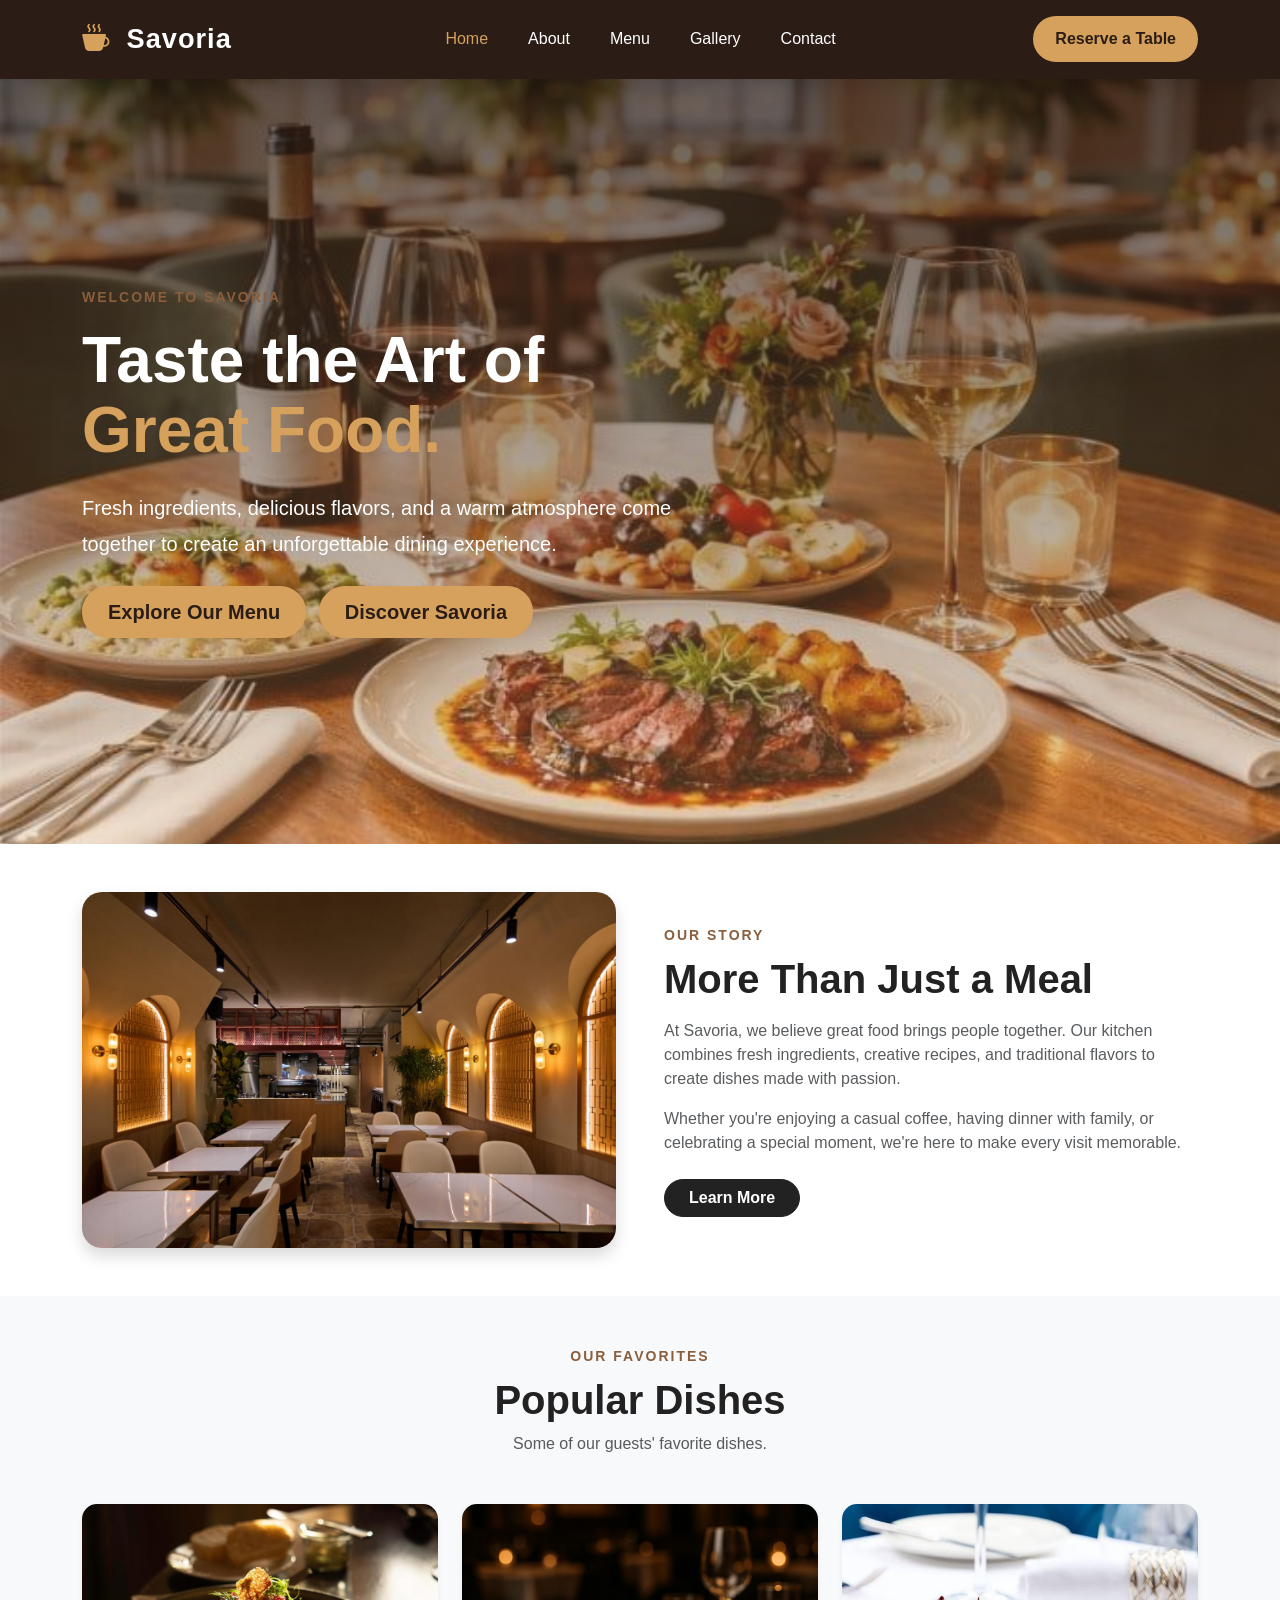
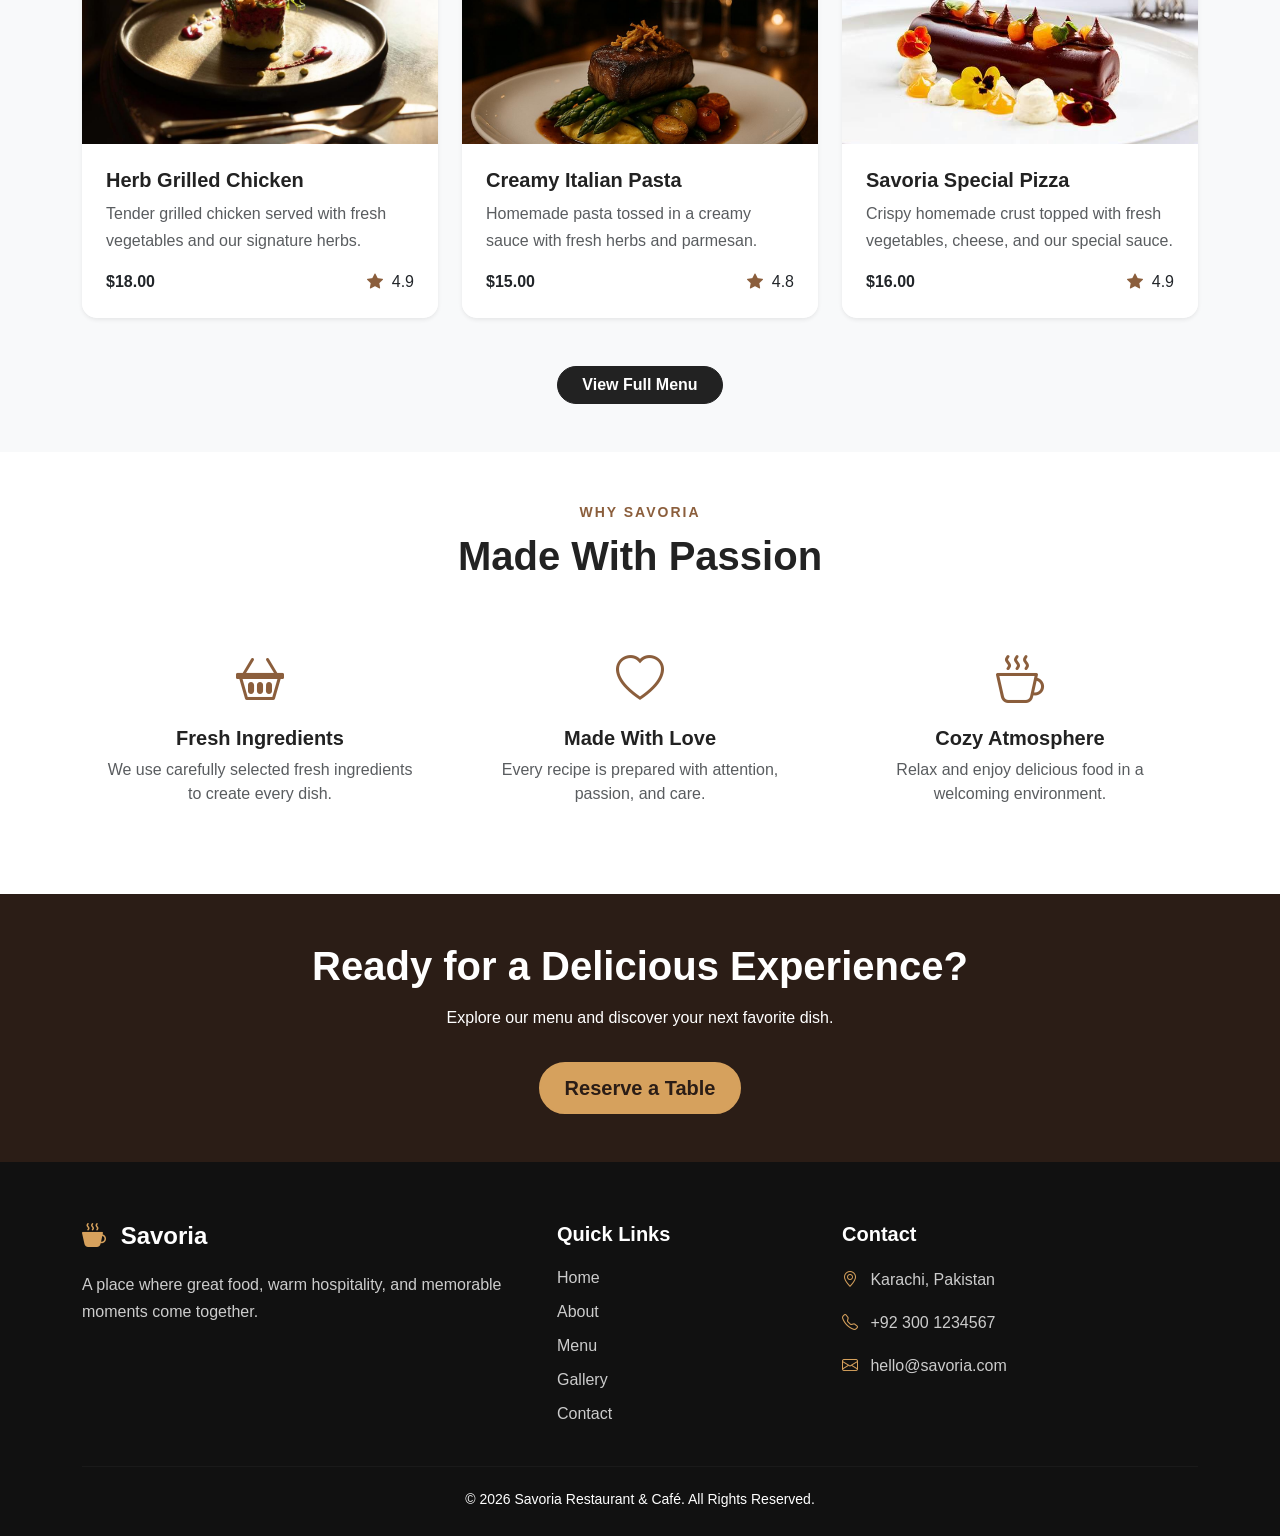
<file: index.html>
<!DOCTYPE html>
<html lang="en">
<head>
    <meta charset="UTF-8">
    <meta name="viewport" content="width=device-width, initial-scale=1.0">

    <title>Savoria | Restaurant & Café</title>

    <!-- Bootstrap 5 CSS -->
    <link href="https://cdn.jsdelivr.net/npm/bootstrap@5.3.3/dist/css/bootstrap.min.css"
          rel="stylesheet">

    <!-- Bootstrap Icons -->
    <link rel="stylesheet"
          href="https://cdn.jsdelivr.net/npm/bootstrap-icons@1.11.3/font/bootstrap-icons.min.css">

    <!-- Custom CSS -->
    <link rel="stylesheet" href="css/style.css">
</head>

<body>

   <!-- ================= NAVBAR ================= -->
<nav class="navbar navbar-expand-lg navbar-dark custom-navbar sticky-top">
    <div class="container">

        <!-- Logo -->
        <a class="navbar-brand" href="index.html">
            <span class="brand-icon">
                <i class="bi bi-cup-hot-fill"></i>
            </span>
            Savoria
        </a>

        <!-- Mobile Toggle -->
        <button class="navbar-toggler"
                type="button"
                data-bs-toggle="collapse"
                data-bs-target="#mainNavbar"
                aria-controls="mainNavbar"
                aria-expanded="false"
                aria-label="Toggle navigation">

            <span class="navbar-toggler-icon"></span>

        </button>

        <!-- Navigation -->
        <div class="collapse navbar-collapse" id="mainNavbar">

            <ul class="navbar-nav mx-auto">

                <li class="nav-item">
                    <a class="nav-link active" href="index.html">
                        Home
                    </a>
                </li>

                <li class="nav-item">
                    <a class="nav-link" href="about.html">
                        About
                    </a>
                </li>

                <li class="nav-item">
                    <a class="nav-link" href="menu.html">
                        Menu
                    </a>
                </li>

                <li class="nav-item">
                    <a class="nav-link" href="gallery.html">
                        Gallery
                    </a>
                </li>

                <li class="nav-item">
                    <a class="nav-link" href="contact.html">
                        Contact
                    </a>
                </li>

            </ul>

            <div class="navbar-button">
                <a href="contact.html" class="btn reserve-btn">
                    Reserve a Table
                </a>
            </div>

        </div>

    </div>
</nav>


    <!-- ================= HERO ================= -->
    <section class="hero-section">

        <div class="container">

            <div class="row align-items-center min-vh-75">

                <div class="col-lg-7">

                    <span class="text-uppercase fw-semibold hero-subtitle">
                        Welcome to Savoria
                    </span>

                    <h1 class="display-3 fw-bold mt-3">
                        Taste the Art of
                        <span>Great Food.</span>
                    </h1>

                    <p class="lead mt-4">
                        Fresh ingredients, delicious flavors, and a warm
                        atmosphere come together to create an unforgettable
                        dining experience.
                    </p>

                    <div class="mt-4">

                        <a href="menu.html"
                           class="btn reserve-btn btn-lg px-4 me-2">
                            Explore Our Menu
                        </a>

                        <a href="about.html"
                           class="btn reserve-btn  btn-lg px-4">
                            Discover Savoria
                        </a>

                    </div>

                </div>

            </div>

        </div>

    </section>


    <!-- ================= INTRODUCTION ================= -->
    <section class="py-5">

        <div class="container">

            <div class="row align-items-center g-5">

                <div class="col-lg-6">

                    <img src="images/about.jpg"
                         alt="Savoria Restaurant"
                         class="img-fluid rounded-4 shadow">

                </div>

                <div class="col-lg-6">

                    <span class="text-uppercase fw-semibold">
                        Our Story
                    </span>

                    <h2 class="display-6 fw-bold mt-2">
                        More Than Just a Meal
                    </h2>

                    <p class="text-muted mt-3">
                        At Savoria, we believe great food brings people
                        together. Our kitchen combines fresh ingredients,
                        creative recipes, and traditional flavors to create
                        dishes made with passion.
                    </p>

                    <p class="text-muted">
                        Whether you're enjoying a casual coffee, having
                        dinner with family, or celebrating a special moment,
                        we're here to make every visit memorable.
                    </p>

                    <a href="about.html"
                       class="btn btn-dark px-4 mt-2">
                        Learn More
                    </a>

                </div>

            </div>

        </div>

    </section>


    <!-- ================= FEATURED DISHES ================= -->
    <section class="py-5 bg-light">

        <div class="container">

            <div class="text-center mb-5">

                <span class="text-uppercase fw-semibold">
                    Our Favorites
                </span>

                <h2 class="display-6 fw-bold mt-2">
                    Popular Dishes
                </h2>

                <p class="text-muted">
                    Some of our guests' favorite dishes.
                </p>

            </div>


            <div class="row g-4">

                <!-- Dish 1 -->
                <div class="col-md-6 col-lg-4">

                    <div class="card border-0 shadow-sm h-100">

                        <img src="images/food1.jpg"
                             class="card-img-top"
                             alt="Grilled Chicken">

                        <div class="card-body p-4">

                            <h5 class="card-title fw-bold">
                                Herb Grilled Chicken
                            </h5>

                            <p class="card-text text-muted">
                                Tender grilled chicken served with fresh
                                vegetables and our signature herbs.
                            </p>

                            <div class="d-flex justify-content-between
                                        align-items-center">

                                <span class="fw-bold">
                                    $18.00
                                </span>

                                <span>
                                    <i class="bi bi-star-fill"></i>
                                    4.9
                                </span>

                            </div>

                        </div>

                    </div>

                </div>


                <!-- Dish 2 -->
                <div class="col-md-6 col-lg-4">

                    <div class="card border-0 shadow-sm h-100">

                        <img src="images/food2.jpg"
                             class="card-img-top"
                             alt="Italian Pasta">

                        <div class="card-body p-4">

                            <h5 class="card-title fw-bold">
                                Creamy Italian Pasta
                            </h5>

                            <p class="card-text text-muted">
                                Homemade pasta tossed in a creamy sauce
                                with fresh herbs and parmesan.
                            </p>

                            <div class="d-flex justify-content-between
                                        align-items-center">

                                <span class="fw-bold">
                                    $15.00
                                </span>

                                <span>
                                    <i class="bi bi-star-fill"></i>
                                    4.8
                                </span>

                            </div>

                        </div>

                    </div>

                </div>


                <!-- Dish 3 -->
                <div class="col-md-6 col-lg-4">

                    <div class="card border-0 shadow-sm h-100">

                        <img src="images/food3.jpg"
                             class="card-img-top"
                             alt="Special Pizza">

                        <div class="card-body p-4">

                            <h5 class="card-title fw-bold">
                                Savoria Special Pizza
                            </h5>

                            <p class="card-text text-muted">
                                Crispy homemade crust topped with fresh
                                vegetables, cheese, and our special sauce.
                            </p>

                            <div class="d-flex justify-content-between
                                        align-items-center">

                                <span class="fw-bold">
                                    $16.00
                                </span>

                                <span>
                                    <i class="bi bi-star-fill"></i>
                                    4.9
                                </span>

                            </div>

                        </div>

                    </div>

                </div>

            </div>


            <div class="text-center mt-5">

                <a href="menu.html"
                   class="btn btn-dark px-4">
                    View Full Menu
                </a>

            </div>

        </div>

    </section>


    <!-- ================= WHY CHOOSE US ================= -->
    <section class="py-5">

        <div class="container">

            <div class="text-center mb-5">

                <span class="text-uppercase fw-semibold">
                    Why Savoria
                </span>

                <h2 class="display-6 fw-bold mt-2">
                    Made With Passion
                </h2>

            </div>


            <div class="row g-4 text-center">

                <div class="col-md-4">

                    <div class="p-4">

                        <i class="bi bi-basket2 display-5"></i>

                        <h5 class="fw-bold mt-3">
                            Fresh Ingredients
                        </h5>

                        <p class="text-muted">
                            We use carefully selected fresh ingredients
                            to create every dish.
                        </p>

                    </div>

                </div>


                <div class="col-md-4">

                    <div class="p-4">

                        <i class="bi bi-heart display-5"></i>

                        <h5 class="fw-bold mt-3">
                            Made With Love
                        </h5>

                        <p class="text-muted">
                            Every recipe is prepared with attention,
                            passion, and care.
                        </p>

                    </div>

                </div>


                <div class="col-md-4">

                    <div class="p-4">

                        <i class="bi bi-cup-hot display-5"></i>

                        <h5 class="fw-bold mt-3">
                            Cozy Atmosphere
                        </h5>

                        <p class="text-muted">
                            Relax and enjoy delicious food in a welcoming
                            environment.
                        </p>

                    </div>

                </div>

            </div>

        </div>

    </section>


    <!-- ================= CTA ================= -->
    <section class="py-5 cta ">

        <div class="container text-center">

            <h2 class="display-6 fw-bold">
                Ready for a Delicious Experience?
            </h2>

            <p class="mt-3">
                Explore our menu and discover your next favorite dish.
            </p>

            <a href="contact.html"
               class="btn reserve-btn btn-lg px-4 mt-3">
                Reserve a Table
            </a>

        </div>

    </section>


    <!-- ================= FOOTER ================= -->
<footer class="footer">

    <div class="container">

        <div class="row g-4">

            <div class="col-lg-5">

                <h4>
                    <i class="bi bi-cup-hot-fill"></i>
                    Savoria
                </h4>

                <p>
                    A place where great food, warm hospitality,
                    and memorable moments come together.
                </p>

            </div>

            <div class="col-md-4 col-lg-3">

                <h5>
                    Quick Links
                </h5>

                <a href="index.html">Home</a>
                <a href="about.html">About</a>
                <a href="menu.html">Menu</a>
                <a href="gallery.html">Gallery</a>
                <a href="contact.html">Contact</a>

            </div>

            <div class="col-md-8 col-lg-4">

                <h5>
                    Contact
                </h5>

                <p>
                    <i class="bi bi-geo-alt me-2"></i>
                    Karachi, Pakistan
                </p>

                <p>
                    <i class="bi bi-telephone me-2"></i>
                    +92 300 1234567
                </p>

                <p>
                    <i class="bi bi-envelope me-2"></i>
                    hello@savoria.com
                </p>

            </div>

        </div>

        <hr>

        <div class="text-center">
            <small>
                © 2026 Savoria Restaurant & Café. All Rights Reserved.
            </small>
        </div>

    </div>

</footer>

    <!-- Bootstrap 5 JavaScript -->
    <script src="https://cdn.jsdelivr.net/npm/bootstrap@5.3.3/dist/js/bootstrap.bundle.min.js"></script>

    <!-- Custom JavaScript -->
    <script src="js/script.js"></script>

</body>
</html>
</file>
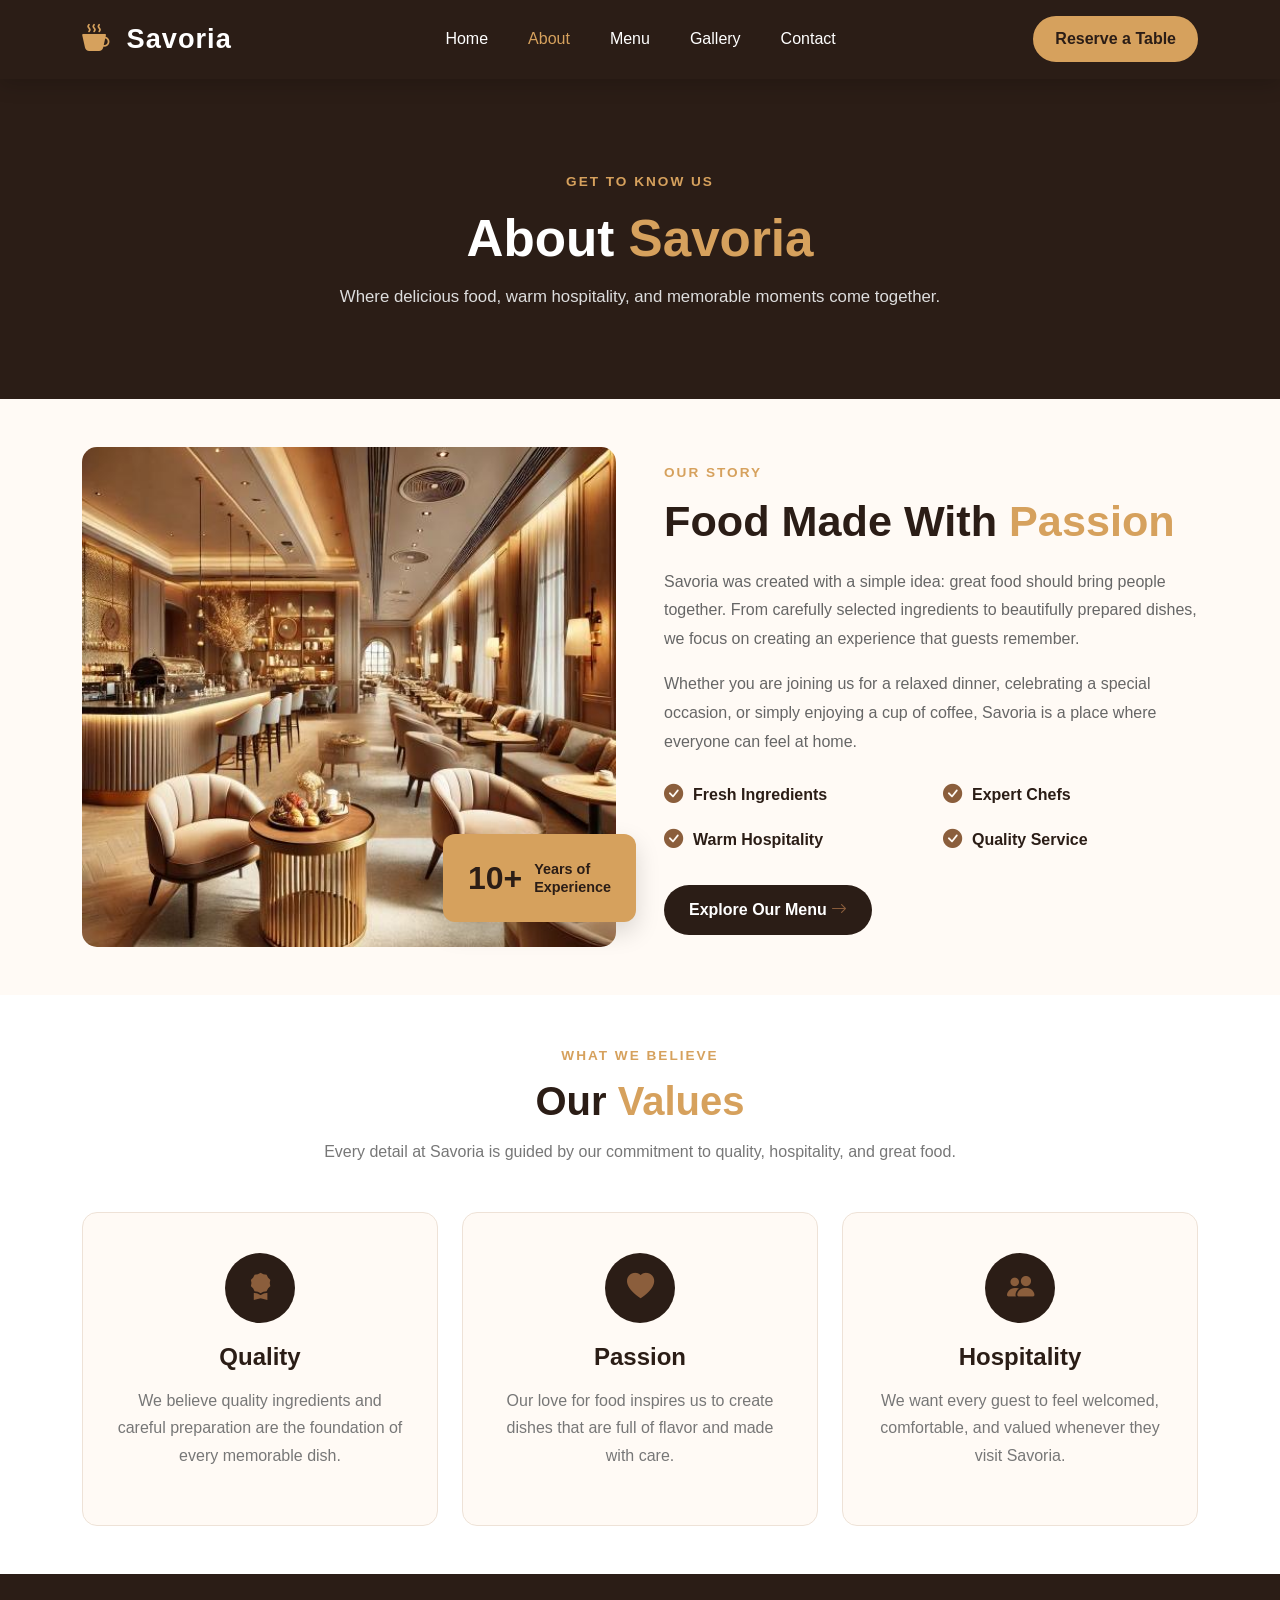
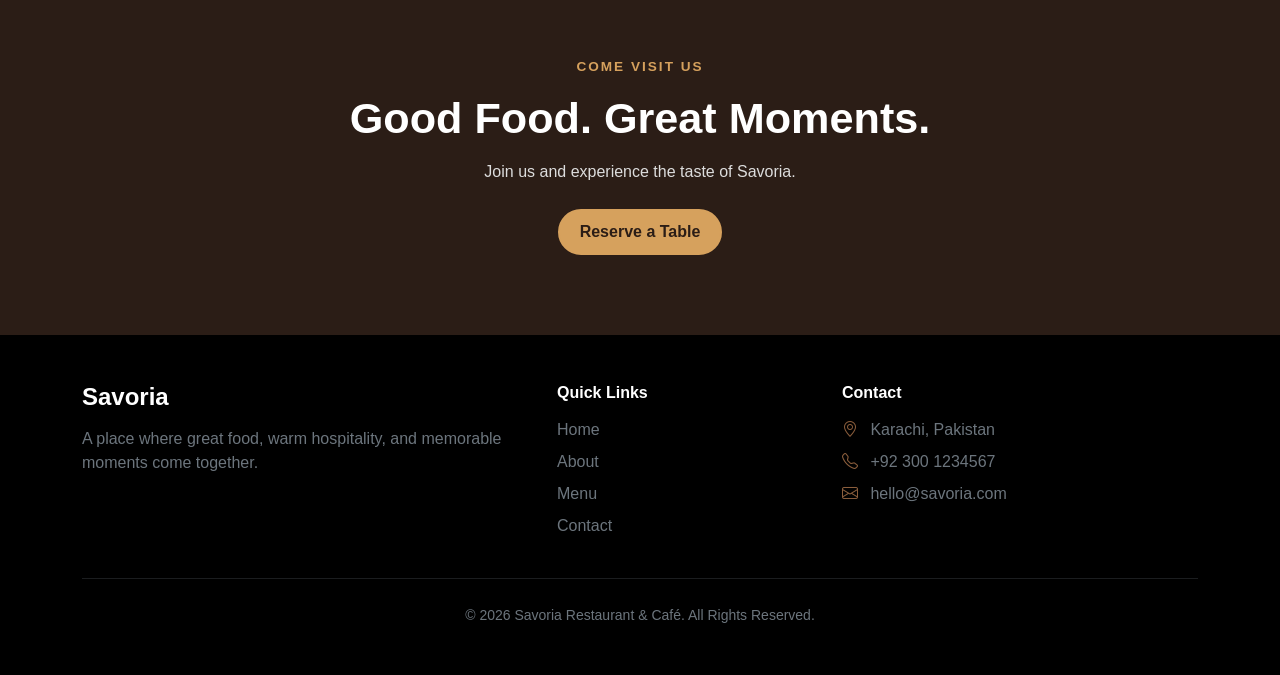
<file: about.html>
<!DOCTYPE html>
<html lang="en">

<head>
    <meta charset="UTF-8">
    <meta name="viewport" content="width=device-width, initial-scale=1.0">

    <title>About Us | Savoria</title>

    <!-- Bootstrap -->
    <link href="https://cdn.jsdelivr.net/npm/bootstrap@5.3.3/dist/css/bootstrap.min.css"
          rel="stylesheet">

    <!-- Bootstrap Icons -->
    <link href="https://cdn.jsdelivr.net/npm/bootstrap-icons@1.11.3/font/bootstrap-icons.css"
          rel="stylesheet">

    <!-- Custom CSS -->
    <link rel="stylesheet" href="css/style.css">
</head>

<body>

    <!-- ================= NAVBAR ================= -->

    <nav class="navbar navbar-expand-lg navbar-dark custom-navbar sticky-top">

        <div class="container">

            <!-- Logo -->
            <a class="navbar-brand" href="index.html">

                <span class="brand-icon">
                    <i class="bi bi-cup-hot-fill"></i>
                </span>

                Savoria

            </a>


            <!-- Mobile Toggle -->
            <button class="navbar-toggler"
                    type="button"
                    data-bs-toggle="collapse"
                    data-bs-target="#mainNavbar"
                    aria-controls="mainNavbar"
                    aria-expanded="false"
                    aria-label="Toggle navigation">

                <span class="navbar-toggler-icon"></span>

            </button>


            <!-- Navigation -->
            <div class="collapse navbar-collapse" id="mainNavbar">

                <ul class="navbar-nav mx-auto">

                    <li class="nav-item">
                        <a class="nav-link" href="index.html">
                            Home
                        </a>
                    </li>

                    <li class="nav-item">
                        <a class="nav-link active" href="about.html">
                            About
                        </a>
                    </li>

                    <li class="nav-item">
                        <a class="nav-link" href="menu.html">
                            Menu
                        </a>
                    </li>

                    <li class="nav-item">
                        <a class="nav-link" href="gallery.html">
                            Gallery
                        </a>
                    </li>

                    <li class="nav-item">
                        <a class="nav-link" href="contact.html">
                            Contact
                        </a>
                    </li>

                </ul>


                <div class="navbar-button">

                    <a href="contact.html" class="btn reserve-btn">
                        Reserve a Table
                    </a>

                </div>

            </div>

        </div>

    </nav>



    <!-- ================= PAGE HEADER ================= -->

    <section class="about-page-header">

        <div class="container text-center">

            <span class="section-subtitle">
                GET TO KNOW US
            </span>

            <h1>
                About <span>Savoria</span>
            </h1>

            <p>
                Where delicious food, warm hospitality, and memorable
                moments come together.
            </p>

        </div>

    </section>



    <!-- ================= ABOUT INTRO ================= -->

    <section class="about-section py-5">

        <div class="container">

            <div class="row align-items-center g-5">

                <!-- Image -->

                <div class="col-lg-6">

                    <div class="about-image-wrapper">

                        <img src="images/about2.jpg"
                             alt="Savoria Restaurant"
                             class="img-fluid about-main-image">

                        <div class="experience-badge">

                            <strong>10+</strong>

                            <span>
                                Years of<br>
                                Experience
                            </span>

                        </div>

                    </div>

                </div>


                <!-- Content -->

                <div class="col-lg-6">

                    <span class="section-subtitle">
                        OUR STORY
                    </span>

                    <h2 class="about-title">
                        Food Made With
                        <span>Passion</span>
                    </h2>

                    <p class="about-text">

                        Savoria was created with a simple idea:
                        great food should bring people together.

                        From carefully selected ingredients to
                        beautifully prepared dishes, we focus on
                        creating an experience that guests remember.

                    </p>

                    <p class="about-text">

                        Whether you are joining us for a relaxed dinner,
                        celebrating a special occasion, or simply enjoying
                        a cup of coffee, Savoria is a place where everyone
                        can feel at home.

                    </p>


                    <!-- Features -->

                    <div class="row mt-4">

                        <div class="col-md-6 mb-3">

                            <div class="about-feature">

                                <i class="bi bi-check-circle-fill"></i>

                                <span>
                                    Fresh Ingredients
                                </span>

                            </div>

                        </div>


                        <div class="col-md-6 mb-3">

                            <div class="about-feature">

                                <i class="bi bi-check-circle-fill"></i>

                                <span>
                                    Expert Chefs
                                </span>

                            </div>

                        </div>


                        <div class="col-md-6 mb-3">

                            <div class="about-feature">

                                <i class="bi bi-check-circle-fill"></i>

                                <span>
                                    Warm Hospitality
                                </span>

                            </div>

                        </div>


                        <div class="col-md-6 mb-3">

                            <div class="about-feature">

                                <i class="bi bi-check-circle-fill"></i>

                                <span>
                                    Quality Service
                                </span>

                            </div>

                        </div>

                    </div>


                    <a href="menu.html" class="btn about-btn">
                        Explore Our Menu
                        <i class="bi bi-arrow-right"></i>
                    </a>

                </div>

            </div>

        </div>

    </section>



    <!-- ================= VALUES ================= -->

    <section class="values-section py-5">

        <div class="container">

            <div class="text-center mb-5">

                <span class="section-subtitle">
                    WHAT WE BELIEVE
                </span>

                <h2 class="section-title">
                    Our <span>Values</span>
                </h2>

                <p class="section-description">
                    Every detail at Savoria is guided by our commitment
                    to quality, hospitality, and great food.
                </p>

            </div>


            <div class="row g-4">


                <!-- Value 1 -->

                <div class="col-md-4">

                    <div class="value-card">

                        <div class="value-icon">

                            <i class="bi bi-award-fill"></i>

                        </div>

                        <h4>
                            Quality
                        </h4>

                        <p>
                            We believe quality ingredients and careful
                            preparation are the foundation of every
                            memorable dish.
                        </p>

                    </div>

                </div>


                <!-- Value 2 -->

                <div class="col-md-4">

                    <div class="value-card">

                        <div class="value-icon">

                            <i class="bi bi-heart-fill"></i>

                        </div>

                        <h4>
                            Passion
                        </h4>

                        <p>
                            Our love for food inspires us to create
                            dishes that are full of flavor and made
                            with care.
                        </p>

                    </div>

                </div>


                <!-- Value 3 -->

                <div class="col-md-4">

                    <div class="value-card">

                        <div class="value-icon">

                            <i class="bi bi-people-fill"></i>

                        </div>

                        <h4>
                            Hospitality
                        </h4>

                        <p>
                            We want every guest to feel welcomed,
                            comfortable, and valued whenever they
                            visit Savoria.
                        </p>

                    </div>

                </div>


            </div>

        </div>

    </section>



    <!-- ================= CTA ================= -->

    <section class="about-cta">

        <div class="container text-center">

            <span class="section-subtitle">
                COME VISIT US
            </span>

            <h2>
                Good Food. Great Moments.
            </h2>

            <p>
                Join us and experience the taste of Savoria.
            </p>

            <a href="contact.html" class="btn reserve-btn">
                Reserve a Table
            </a>

        </div>

    </section>



   <!-- ================= FOOTER ================= -->
    <footer class="bg-black text-white py-5">

        <div class="container">

            <div class="row g-4">

                <div class="col-lg-5">

                    <h4 class="fw-bold">
                        Savoria
                    </h4>

                    <p class="text-secondary mt-3">
                        A place where great food, warm hospitality,
                        and memorable moments come together.
                    </p>

                </div>


                <div class="col-md-4 col-lg-3">

                    <h6 class="fw-bold">
                        Quick Links
                    </h6>

                    <ul class="list-unstyled mt-3">

                        <li class="mb-2">
                            <a href="index.html"
                               class="text-secondary text-decoration-none">
                                Home
                            </a>
                        </li>

                        <li class="mb-2">
                            <a href="about.html"
                               class="text-secondary text-decoration-none">
                                About
                            </a>
                        </li>

                        <li class="mb-2">
                            <a href="menu.html"
                               class="text-secondary text-decoration-none">
                                Menu
                            </a>
                        </li>

                        <li>
                            <a href="contact.html"
                               class="text-secondary text-decoration-none">
                                Contact
                            </a>
                        </li>

                    </ul>

                </div>


                <div class="col-md-8 col-lg-4">

                    <h6 class="fw-bold">
                        Contact
                    </h6>

                    <p class="text-secondary mt-3 mb-2">
                        <i class="bi bi-geo-alt me-2"></i>
                        Karachi, Pakistan
                    </p>

                    <p class="text-secondary mb-2">
                        <i class="bi bi-telephone me-2"></i>
                        +92 300 1234567
                    </p>

                    <p class="text-secondary">
                        <i class="bi bi-envelope me-2"></i>
                        hello@savoria.com
                    </p>

                </div>

            </div>


            <hr class="border-secondary my-4">

            <div class="text-center text-secondary">
                <small>
                    © 2026 Savoria Restaurant & Café. All Rights Reserved.
                </small>
            </div>

        </div>

    </footer>


    <!-- Bootstrap 5 JavaScript -->
    <script src="https://cdn.jsdelivr.net/npm/bootstrap@5.3.3/dist/js/bootstrap.bundle.min.js"></script>

    <!-- Custom JavaScript -->
    <script src="js/script.js"></script>

</body>

</html>
</file>
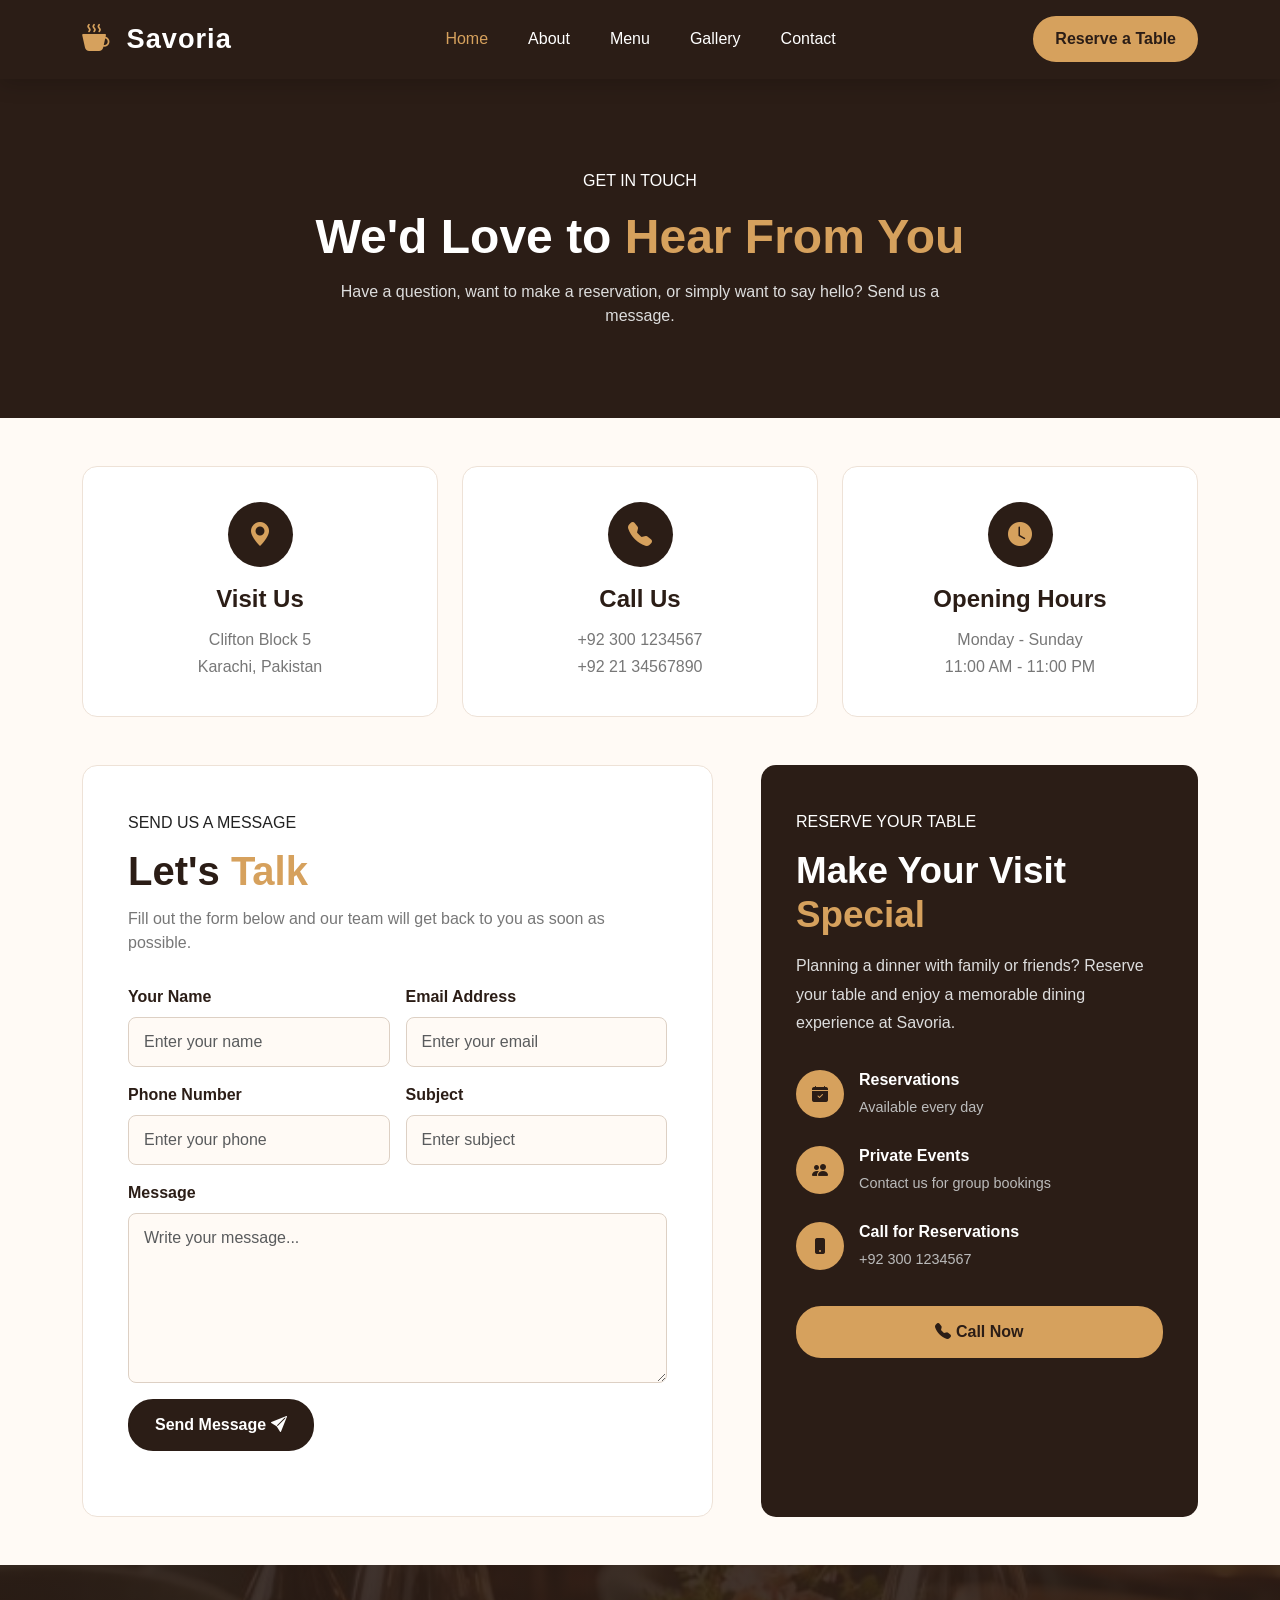
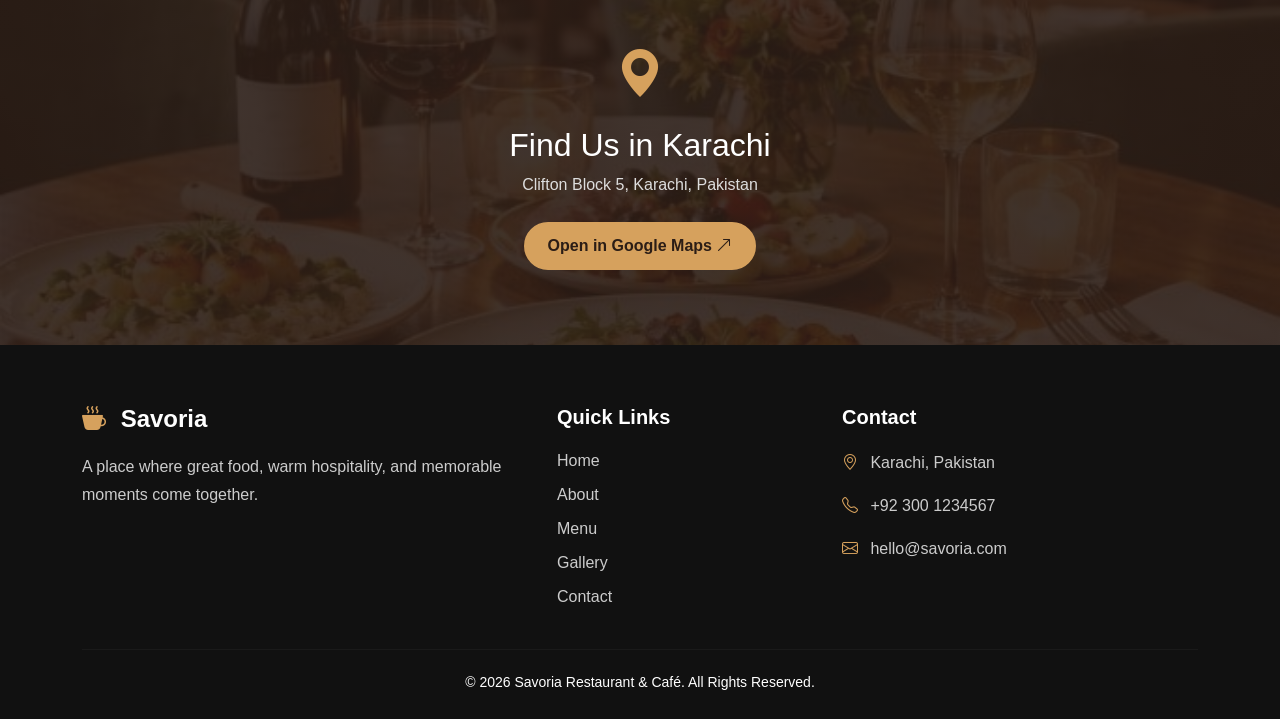
<file: contact.html>
<!DOCTYPE html>
<html lang="en">

<head>
    <meta charset="UTF-8">
    <meta name="viewport" content="width=device-width, initial-scale=1.0">

    <title>Contact | Savoria</title>

    <!-- Bootstrap -->
    <link href="https://cdn.jsdelivr.net/npm/bootstrap@5.3.3/dist/css/bootstrap.min.css"
          rel="stylesheet">

    <!-- Bootstrap Icons -->
    <link href="https://cdn.jsdelivr.net/npm/bootstrap-icons@1.11.3/font/bootstrap-icons.css"
          rel="stylesheet">

    <!-- Custom CSS -->
    <link rel="stylesheet" href="css/contact.css">
</head>

<body>
 <!-- ================= NAVBAR ================= -->
<nav class="navbar navbar-expand-lg navbar-dark custom-navbar sticky-top">
    <div class="container">

        <!-- Logo -->
        <a class="navbar-brand" href="index.html">
            <span class="brand-icon">
                <i class="bi bi-cup-hot-fill"></i>
            </span>
            Savoria
        </a>

        <!-- Mobile Toggle -->
        <button class="navbar-toggler"
                type="button"
                data-bs-toggle="collapse"
                data-bs-target="#mainNavbar"
                aria-controls="mainNavbar"
                aria-expanded="false"
                aria-label="Toggle navigation">

            <span class="navbar-toggler-icon"></span>

        </button>

        <!-- Navigation -->
        <div class="collapse navbar-collapse" id="mainNavbar">

            <ul class="navbar-nav mx-auto">

                <li class="nav-item">
                    <a class="nav-link active" href="index.html">
                        Home
                    </a>
                </li>

                <li class="nav-item">
                    <a class="nav-link" href="about.html">
                        About
                    </a>
                </li>

                <li class="nav-item">
                    <a class="nav-link" href="menu.html">
                        Menu
                    </a>
                </li>

                <li class="nav-item">
                    <a class="nav-link" href="gallery.html">
                        Gallery
                    </a>
                </li>

                <li class="nav-item">
                    <a class="nav-link" href="contact.html">
                        Contact
                    </a>
                </li>

            </ul>

            <div class="navbar-button">
                <a href="contact.html" class="btn reserve-btn">
                    Reserve a Table
                </a>
            </div>

        </div>

    </div>
</nav>



    <!-- ================= PAGE HEADER ================= -->

    <section class="contact-page-header">

        <div class="container text-center">

            <span class="section-subtitle">
                GET IN TOUCH
            </span>

            <h1>
                We'd Love to <span>Hear From You</span>
            </h1>

            <p>
                Have a question, want to make a reservation, or simply
                want to say hello? Send us a message.
            </p>

        </div>

    </section>



    <!-- ================= CONTACT INFO ================= -->

    <section class="contact-section py-5">

        <div class="container">

            <div class="row g-4 mb-5">


                <!-- Address -->

                <div class="col-lg-4 col-md-6">

                    <div class="contact-info-card">

                        <div class="contact-icon">
                            <i class="bi bi-geo-alt-fill"></i>
                        </div>

                        <h4>
                            Visit Us
                        </h4>

                        <p>
                            Clifton Block 5<br>
                            Karachi, Pakistan
                        </p>

                    </div>

                </div>


                <!-- Phone -->

                <div class="col-lg-4 col-md-6">

                    <div class="contact-info-card">

                        <div class="contact-icon">
                            <i class="bi bi-telephone-fill"></i>
                        </div>

                        <h4>
                            Call Us
                        </h4>

                        <p>
                            +92 300 1234567<br>
                            +92 21 34567890
                        </p>

                    </div>

                </div>


                <!-- Opening Hours -->

                <div class="col-lg-4 col-md-12">

                    <div class="contact-info-card">

                        <div class="contact-icon">
                            <i class="bi bi-clock-fill"></i>
                        </div>

                        <h4>
                            Opening Hours
                        </h4>

                        <p>
                            Monday - Sunday<br>
                            11:00 AM - 11:00 PM
                        </p>

                    </div>

                </div>

            </div>



            <!-- ================= CONTACT FORM ================= -->

            <div class="row g-5 align-items-stretch">


                <!-- Form -->

                <div class="col-lg-7">

                    <div class="contact-form-card">

                        <span class="section-subtitle">
                            SEND US A MESSAGE
                        </span>

                        <h2>
                            Let's <span>Talk</span>
                        </h2>

                        <p class="contact-form-intro">
                            Fill out the form below and our team will
                            get back to you as soon as possible.
                        </p>


                        <form id="contactForm">

                            <div class="row g-3">

                                <div class="col-md-6">

                                    <label for="name" class="form-label">
                                        Your Name
                                    </label>

                                    <input type="text"
                                           class="form-control"
                                           id="name"
                                           placeholder="Enter your name"
                                           required>

                                </div>


                                <div class="col-md-6">

                                    <label for="email" class="form-label">
                                        Email Address
                                    </label>

                                    <input type="email"
                                           class="form-control"
                                           id="email"
                                           placeholder="Enter your email"
                                           required>

                                </div>


                                <div class="col-md-6">

                                    <label for="phone" class="form-label">
                                        Phone Number
                                    </label>

                                    <input type="tel"
                                           class="form-control"
                                           id="phone"
                                           placeholder="Enter your phone">

                                </div>


                                <div class="col-md-6">

                                    <label for="subject" class="form-label">
                                        Subject
                                    </label>

                                    <input type="text"
                                           class="form-control"
                                           id="subject"
                                           placeholder="Enter subject"
                                           required>

                                </div>


                                <div class="col-12">

                                    <label for="message" class="form-label">
                                        Message
                                    </label>

                                    <textarea class="form-control"
                                              id="message"
                                              rows="6"
                                              placeholder="Write your message..."
                                              required></textarea>

                                </div>


                                <div class="col-12">

                                    <button type="submit"
                                            class="btn contact-submit">

                                        Send Message
                                        <i class="bi bi-send-fill"></i>

                                    </button>

                                </div>

                            </div>

                        </form>

                        <div id="formMessage"></div>

                    </div>

                </div>



                <!-- Reservation / Info -->

                <div class="col-lg-5" id="reservation">

                    <div class="reservation-card">

                        <span class="section-subtitle">
                            RESERVE YOUR TABLE
                        </span>

                        <h2>
                            Make Your Visit <span>Special</span>
                        </h2>

                        <p>
                            Planning a dinner with family or friends?
                            Reserve your table and enjoy a memorable
                            dining experience at Savoria.
                        </p>


                        <div class="reservation-detail">

                            <i class="bi bi-calendar-check-fill"></i>

                            <div>

                                <strong>
                                    Reservations
                                </strong>

                                <span>
                                    Available every day
                                </span>

                            </div>

                        </div>


                        <div class="reservation-detail">

                            <i class="bi bi-people-fill"></i>

                            <div>

                                <strong>
                                    Private Events
                                </strong>

                                <span>
                                    Contact us for group bookings
                                </span>

                            </div>

                        </div>


                        <div class="reservation-detail">

                            <i class="bi bi-phone-fill"></i>

                            <div>

                                <strong>
                                    Call for Reservations
                                </strong>

                                <span>
                                    +92 300 1234567
                                </span>

                            </div>

                        </div>


                        <a href="tel:+923001234567"
                           class="btn reservation-call-btn">

                            <i class="bi bi-telephone-fill"></i>

                            Call Now

                        </a>

                    </div>

                </div>

            </div>

        </div>

    </section>



    <!-- ================= MAP / LOCATION ================= -->

    <section class="location-section">

        <div class="container-fluid p-0">

            <div class="location-placeholder">

                <div class="location-content">

                    <i class="bi bi-geo-alt-fill"></i>

                    <h3>
                        Find Us in Karachi
                    </h3>

                    <p>
                        Clifton Block 5, Karachi, Pakistan
                    </p>

                    <a href="https://www.google.com/maps/search/?api=1&query=Clifton+Karachi"
                       target="_blank"
                       class="btn location-btn">

                        Open in Google Maps
                        <i class="bi bi-arrow-up-right"></i>

                    </a>

                </div>

            </div>

        </div>

    </section>


 <!-- ================= FOOTER ================= -->
<footer class="footer">

    <div class="container">

        <div class="row g-4">

            <div class="col-lg-5">

                <h4>
                    <i class="bi bi-cup-hot-fill"></i>
                    Savoria
                </h4>

                <p>
                    A place where great food, warm hospitality,
                    and memorable moments come together.
                </p>

            </div>

            <div class="col-md-4 col-lg-3">

                <h5>
                    Quick Links
                </h5>

                <a href="index.html">Home</a>
                <a href="about.html">About</a>
                <a href="menu.html">Menu</a>
                <a href="gallery.html">Gallery</a>
                <a href="contact.html">Contact</a>

            </div>

            <div class="col-md-8 col-lg-4">

                <h5>
                    Contact
                </h5>

                <p>
                    <i class="bi bi-geo-alt me-2"></i>
                    Karachi, Pakistan
                </p>

                <p>
                    <i class="bi bi-telephone me-2"></i>
                    +92 300 1234567
                </p>

                <p>
                    <i class="bi bi-envelope me-2"></i>
                    hello@savoria.com
                </p>

            </div>

        </div>

        <hr>

        <div class="text-center">
            <small>
                © 2026 Savoria Restaurant & Café. All Rights Reserved.
            </small>
        </div>

    </div>

</footer>


    <!-- Bootstrap JS -->

    <script src="https://cdn.jsdelivr.net/npm/bootstrap@5.3.3/dist/js/bootstrap.bundle.min.js">
    </script>

    <script src="js/script.js"></script>

</body>

</html>
</file>
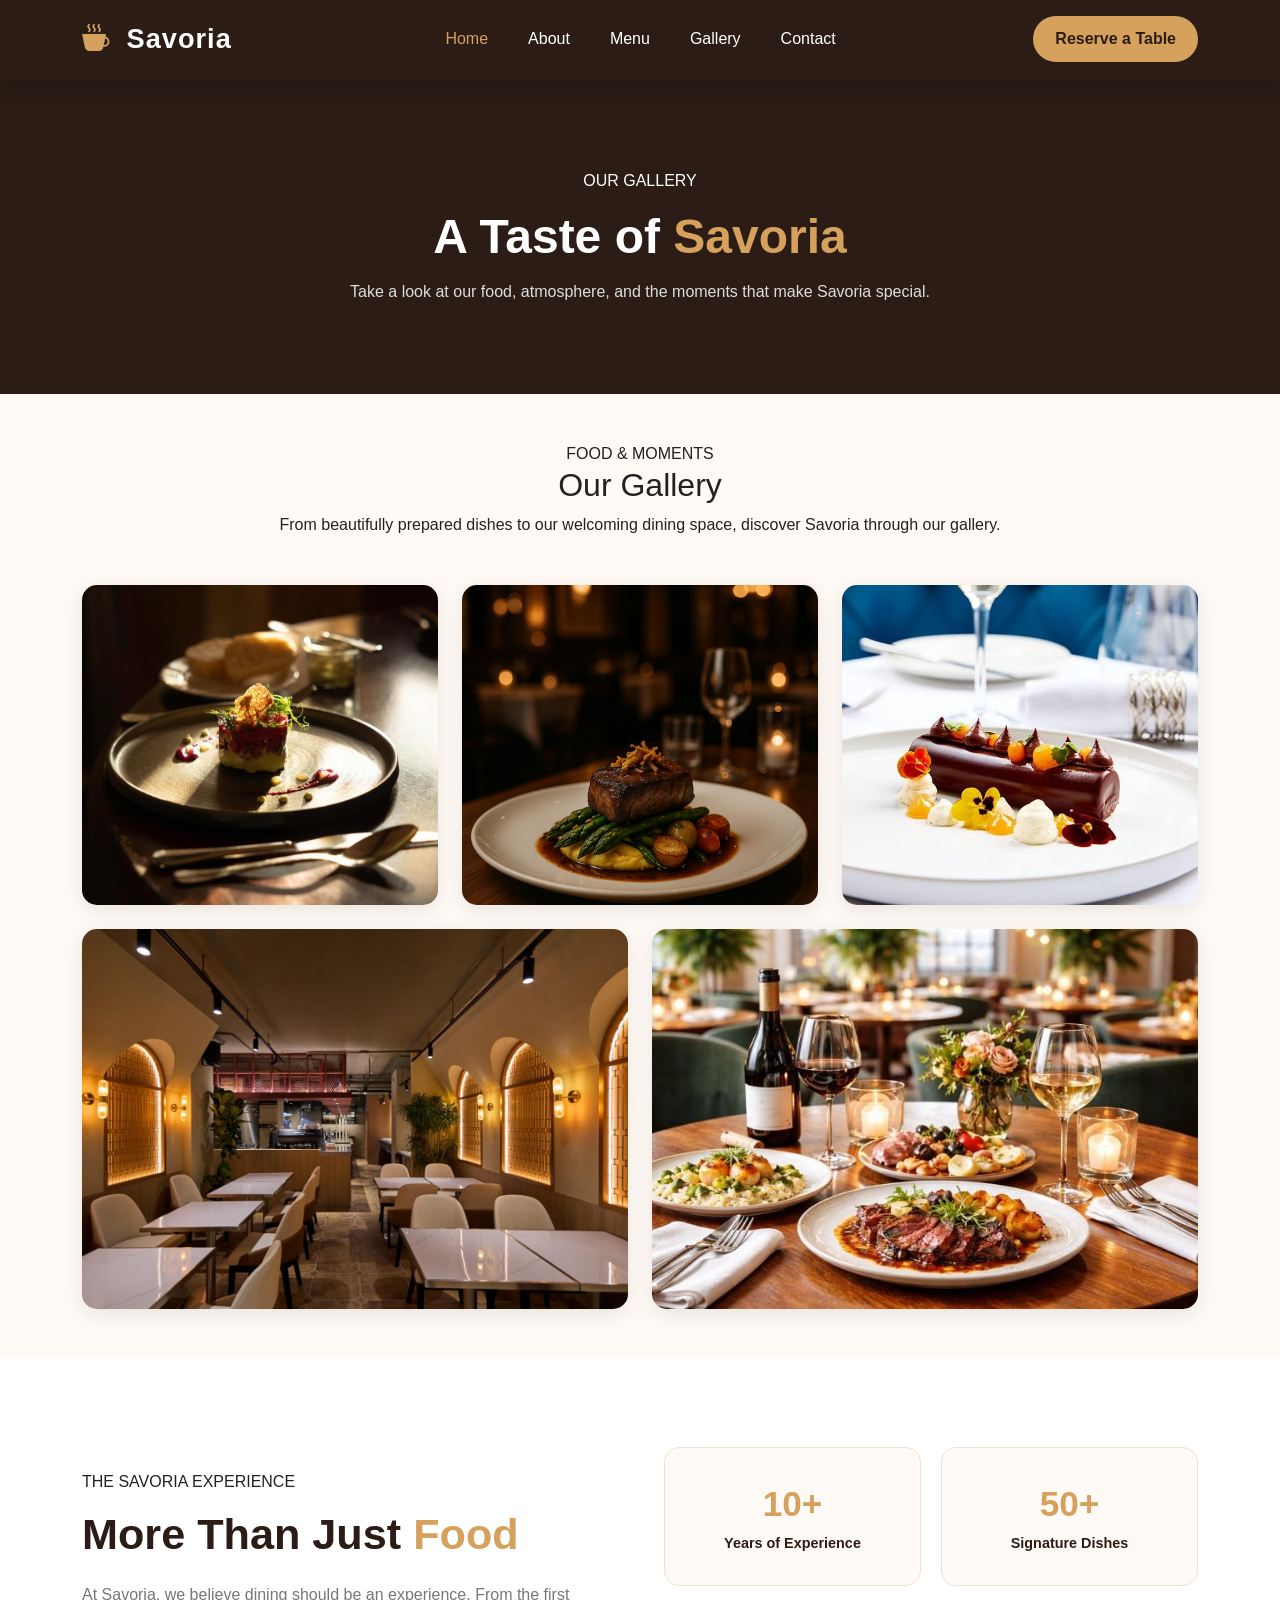
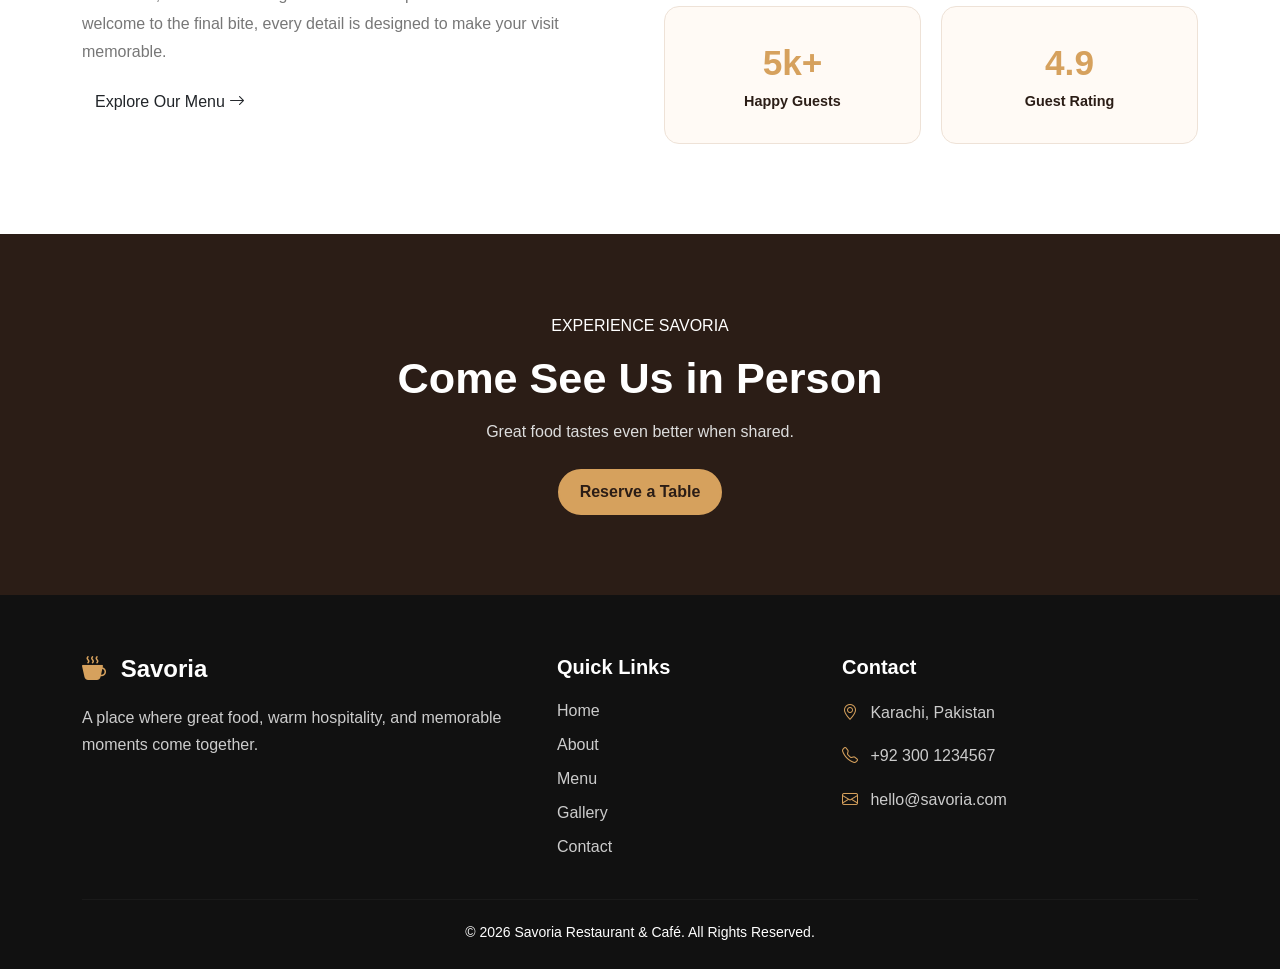
<file: gallery.html>
<!DOCTYPE html>
<html lang="en">

<head>
    <meta charset="UTF-8">
    <meta name="viewport" content="width=device-width, initial-scale=1.0">

    <title>Gallery | Savoria</title>

    <!-- Bootstrap -->
    <link href="https://cdn.jsdelivr.net/npm/bootstrap@5.3.3/dist/css/bootstrap.min.css"
          rel="stylesheet">

    <!-- Bootstrap Icons -->
    <link href="https://cdn.jsdelivr.net/npm/bootstrap-icons@1.11.3/font/bootstrap-icons.css"
          rel="stylesheet">

    <!-- Custom CSS -->
    <link rel="stylesheet" href="css/gallery.css">
</head>

<body>

      <!-- ================= NAVBAR ================= -->
<nav class="navbar navbar-expand-lg navbar-dark custom-navbar sticky-top">
    <div class="container">

        <!-- Logo -->
        <a class="navbar-brand" href="index.html">
            <span class="brand-icon">
                <i class="bi bi-cup-hot-fill"></i>
            </span>
            Savoria
        </a>

        <!-- Mobile Toggle -->
        <button class="navbar-toggler"
                type="button"
                data-bs-toggle="collapse"
                data-bs-target="#mainNavbar"
                aria-controls="mainNavbar"
                aria-expanded="false"
                aria-label="Toggle navigation">

            <span class="navbar-toggler-icon"></span>

        </button>

        <!-- Navigation -->
        <div class="collapse navbar-collapse" id="mainNavbar">

            <ul class="navbar-nav mx-auto">

                <li class="nav-item">
                    <a class="nav-link active" href="index.html">
                        Home
                    </a>
                </li>

                <li class="nav-item">
                    <a class="nav-link" href="about.html">
                        About
                    </a>
                </li>

                <li class="nav-item">
                    <a class="nav-link" href="menu.html">
                        Menu
                    </a>
                </li>

                <li class="nav-item">
                    <a class="nav-link" href="gallery.html">
                        Gallery
                    </a>
                </li>

                <li class="nav-item">
                    <a class="nav-link" href="contact.html">
                        Contact
                    </a>
                </li>

            </ul>

            <div class="navbar-button">
                <a href="contact.html" class="btn reserve-btn">
                    Reserve a Table
                </a>
            </div>

        </div>

    </div>
</nav>



    <!-- ================= PAGE HEADER ================= -->

    <section class="gallery-page-header">

        <div class="container text-center">

            <span class="section-subtitle">
                OUR GALLERY
            </span>

            <h1>
                A Taste of <span>Savoria</span>
            </h1>

            <p>
                Take a look at our food, atmosphere, and the moments
                that make Savoria special.
            </p>

        </div>

    </section>



    <!-- ================= GALLERY ================= -->

    <section class="gallery-section py-5">

        <div class="container">

            <div class="text-center mb-5">

                <span class="section-subtitle">
                    FOOD & MOMENTS
                </span>

                <h2 class="section-title">
                    Our <span>Gallery</span>
                </h2>

                <p class="section-description">
                    From beautifully prepared dishes to our welcoming
                    dining space, discover Savoria through our gallery.
                </p>

            </div>


            <div class="row g-4">


                <!-- Image 1 -->

                <div class="col-lg-4 col-md-6">

                    <div class="gallery-card">

                        <img src="images/food1.jpg"
                             alt="Savoria Dish">

                        <div class="gallery-overlay">

                            <div>

                                <i class="bi bi-search"></i>

                                <h5>
                                    Signature Dish
                                </h5>

                                <span>
                                    Our Kitchen
                                </span>

                            </div>

                        </div>

                    </div>

                </div>


                <!-- Image 2 -->

                <div class="col-lg-4 col-md-6">

                    <div class="gallery-card">

                        <img src="images/food2.jpg"
                             alt="Savoria Food">

                        <div class="gallery-overlay">

                            <div>

                                <i class="bi bi-search"></i>

                                <h5>
                                    Fresh & Delicious
                                </h5>

                                <span>
                                    Our Menu
                                </span>

                            </div>

                        </div>

                    </div>

                </div>


                <!-- Image 3 -->

                <div class="col-lg-4 col-md-6">

                    <div class="gallery-card">

                        <img src="images/food3.jpg"
                             alt="Savoria Restaurant">

                        <div class="gallery-overlay">

                            <div>

                                <i class="bi bi-search"></i>

                                <h5>
                                    Special Creation
                                </h5>

                                <span>
                                    Chef's Selection
                                </span>

                            </div>

                        </div>

                    </div>

                </div>


                <!-- Image 4 -->

                <div class="col-lg-6 col-md-6">

                    <div class="gallery-card gallery-large">

                        <img src="images/about.jpg"
                             alt="Savoria Restaurant">

                        <div class="gallery-overlay">

                            <div>

                                <i class="bi bi-search"></i>

                                <h5>
                                    Our Restaurant
                                </h5>

                                <span>
                                    Savoria Experience
                                </span>

                            </div>

                        </div>

                    </div>

                </div>


                <!-- Image 5 -->

                <div class="col-lg-6 col-md-6">

                    <div class="gallery-card gallery-large">

                        <img src="images/hero.jpg"
                             alt="Savoria Dining">

                        <div class="gallery-overlay">

                            <div>

                                <i class="bi bi-search"></i>

                                <h5>
                                    Dining Experience
                                </h5>

                                <span>
                                    Welcome to Savoria
                                </span>

                            </div>

                        </div>

                    </div>

                </div>


            </div>

        </div>

    </section>



    <!-- ================= EXPERIENCE SECTION ================= -->

    <section class="gallery-experience">

        <div class="container">

            <div class="row align-items-center g-5">

                <div class="col-lg-6">

                    <span class="section-subtitle">
                        THE SAVORIA EXPERIENCE
                    </span>

                    <h2>
                        More Than Just
                        <span>Food</span>
                    </h2>

                    <p>
                        At Savoria, we believe dining should be an
                        experience. From the first welcome to the final
                        bite, every detail is designed to make your visit
                        memorable.
                    </p>

                    <a href="menu.html" class="btn about-btn">
                        Explore Our Menu
                        <i class="bi bi-arrow-right"></i>
                    </a>

                </div>


                <div class="col-lg-6">

                    <div class="experience-stats">

                        <div class="experience-stat">

                            <strong>10+</strong>

                            <span>
                                Years of Experience
                            </span>

                        </div>


                        <div class="experience-stat">

                            <strong>50+</strong>

                            <span>
                                Signature Dishes
                            </span>

                        </div>


                        <div class="experience-stat">

                            <strong>5k+</strong>

                            <span>
                                Happy Guests
                            </span>

                        </div>


                        <div class="experience-stat">

                            <strong>4.9</strong>

                            <span>
                                Guest Rating
                            </span>

                        </div>

                    </div>

                </div>

            </div>

        </div>

    </section>



    <!-- ================= CTA ================= -->

    <section class="gallery-cta">

        <div class="container text-center">

            <span class="section-subtitle">
                EXPERIENCE SAVORIA
            </span>

            <h2>
                Come See Us in Person
            </h2>

            <p>
                Great food tastes even better when shared.
            </p>

            <a href="contact.html" class="btn reserve-btn">
                Reserve a Table
            </a>

        </div>

    </section>



   
    <!-- ================= FOOTER ================= -->
<footer class="footer">

    <div class="container">

        <div class="row g-4">

            <div class="col-lg-5">

                <h4>
                    <i class="bi bi-cup-hot-fill"></i>
                    Savoria
                </h4>

                <p>
                    A place where great food, warm hospitality,
                    and memorable moments come together.
                </p>

            </div>

            <div class="col-md-4 col-lg-3">

                <h5>
                    Quick Links
                </h5>

                <a href="index.html">Home</a>
                <a href="about.html">About</a>
                <a href="menu.html">Menu</a>
                <a href="gallery.html">Gallery</a>
                <a href="contact.html">Contact</a>

            </div>

            <div class="col-md-8 col-lg-4">

                <h5>
                    Contact
                </h5>

                <p>
                    <i class="bi bi-geo-alt me-2"></i>
                    Karachi, Pakistan
                </p>

                <p>
                    <i class="bi bi-telephone me-2"></i>
                    +92 300 1234567
                </p>

                <p>
                    <i class="bi bi-envelope me-2"></i>
                    hello@savoria.com
                </p>

            </div>

        </div>

        <hr>

        <div class="text-center">
            <small>
                © 2026 Savoria Restaurant & Café. All Rights Reserved.
            </small>
        </div>

    </div>

</footer>


    <!-- Bootstrap JS -->

    <script src="https://cdn.jsdelivr.net/npm/bootstrap@5.3.3/dist/js/bootstrap.bundle.min.js">
    </script>

    <script src="js/script.js"></script>

</body>

</html>
</file>
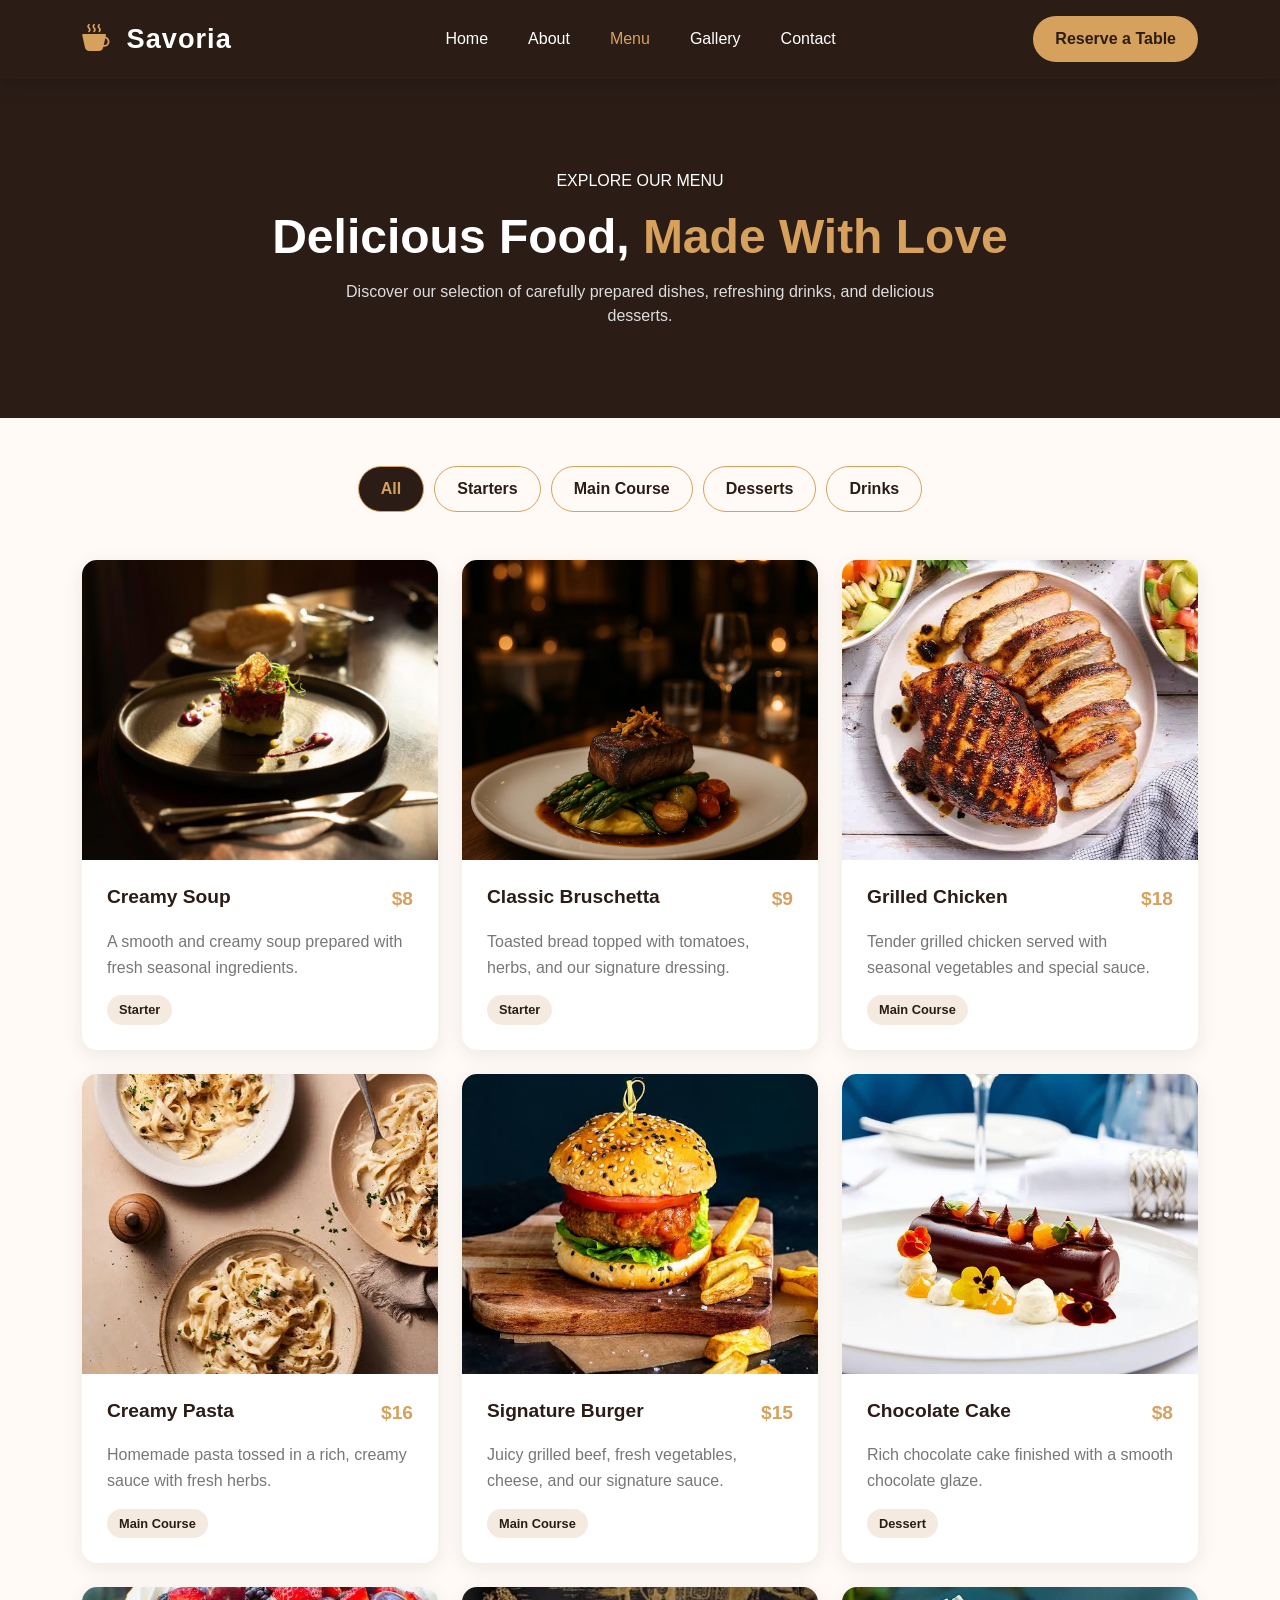
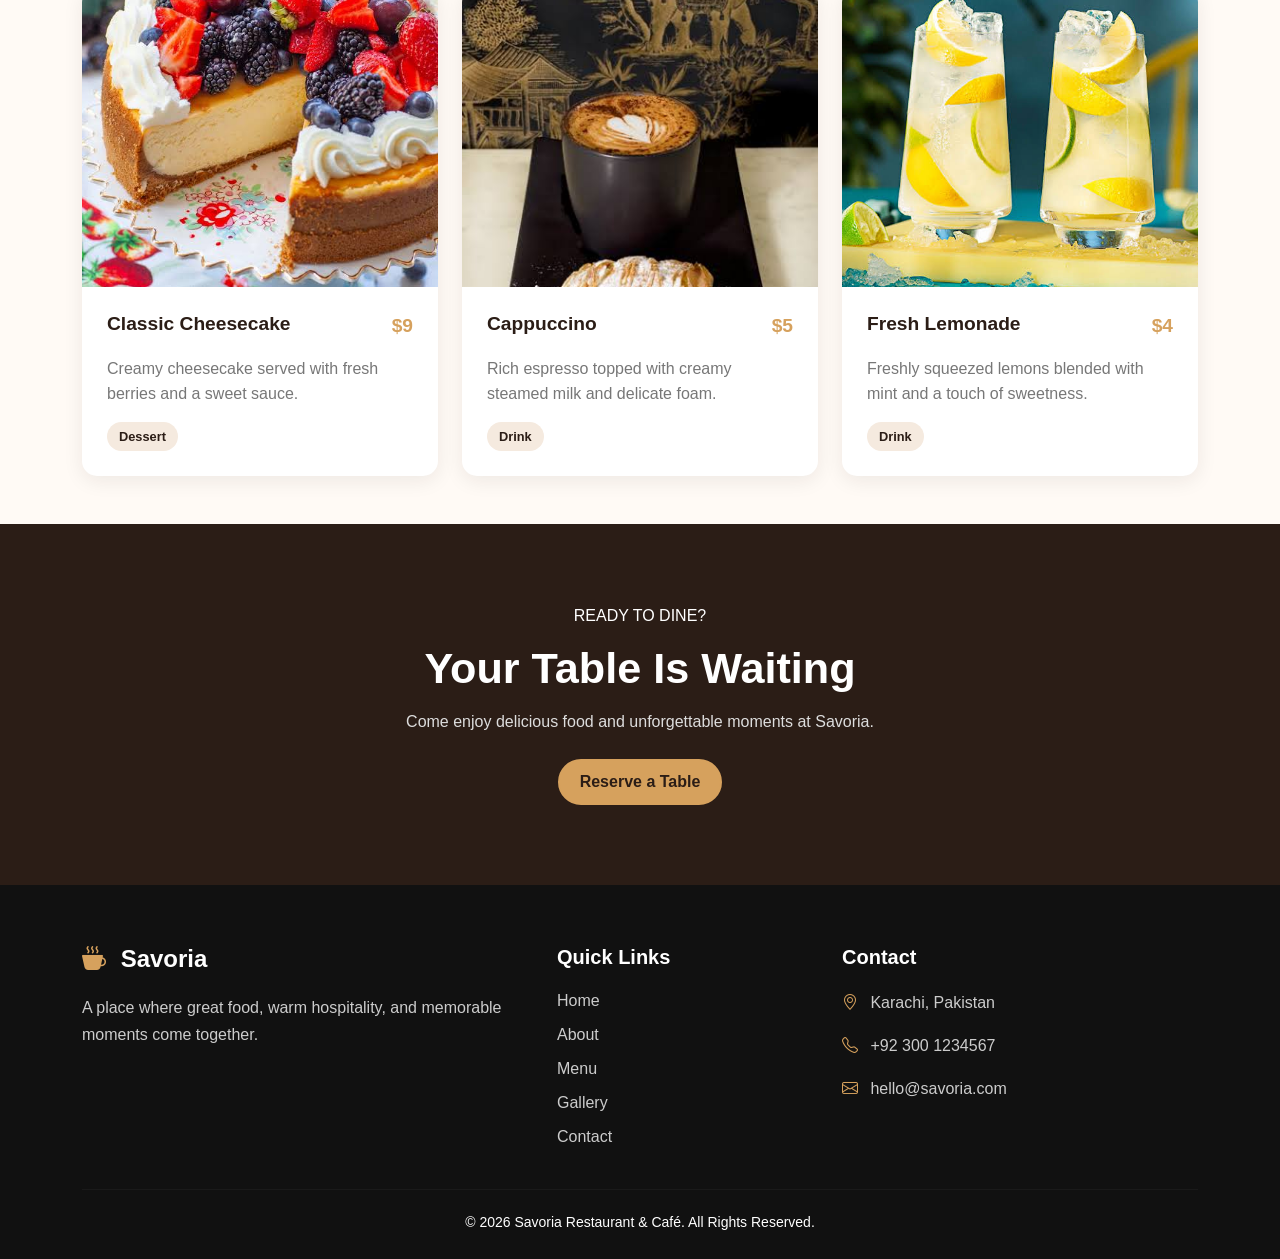
<file: menu.html>
<!DOCTYPE html>
<html lang="en">

<head>
    <meta charset="UTF-8">
    <meta name="viewport" content="width=device-width, initial-scale=1.0">

    <title>Menu | Savoria</title>

    <!-- Bootstrap -->
    <link href="https://cdn.jsdelivr.net/npm/bootstrap@5.3.3/dist/css/bootstrap.min.css"
          rel="stylesheet">

    <!-- Bootstrap Icons -->
    <link href="https://cdn.jsdelivr.net/npm/bootstrap-icons@1.11.3/font/bootstrap-icons.css"
          rel="stylesheet">

    <!-- Custom CSS -->
    <link rel="stylesheet" href="css/menu.css">
</head>

<body>

    <!-- ================= NAVBAR ================= -->
<nav class="navbar navbar-expand-lg navbar-dark custom-navbar sticky-top">
    <div class="container">

        <!-- Logo -->
        <a class="navbar-brand" href="index.html">
            <span class="brand-icon">
                <i class="bi bi-cup-hot-fill"></i>
            </span>
            Savoria
        </a>

        <!-- Mobile Toggle -->
        <button class="navbar-toggler"
                type="button"
                data-bs-toggle="collapse"
                data-bs-target="#mainNavbar"
                aria-controls="mainNavbar"
                aria-expanded="false"
                aria-label="Toggle navigation">

            <span class="navbar-toggler-icon"></span>

        </button>

        <!-- Navigation -->
        <div class="collapse navbar-collapse" id="mainNavbar">

            <ul class="navbar-nav mx-auto">

                <li class="nav-item">
                    <a class="nav-link " href="index.html">
                        Home
                    </a>
                </li>

                <li class="nav-item">
                    <a class="nav-link" href="about.html">
                        About
                    </a>
                </li>

                <li class="nav-item">
                    <a class="nav-link active" href="menu.html">
                        Menu
                    </a>
                </li>

                <li class="nav-item">
                    <a class="nav-link" href="gallery.html">
                        Gallery
                    </a>
                </li>

                <li class="nav-item">
                    <a class="nav-link" href="contact.html">
                        Contact
                    </a>
                </li>

            </ul>

            <div class="navbar-button">
                <a href="contact.html" class="btn reserve-btn">
                    Reserve a Table
                </a>
            </div>

        </div>

    </div>
</nav>


    <!-- ================= PAGE HEADER ================= -->

    <section class="menu-page-header">

        <div class="container text-center">

            <span class="section-subtitle">
                EXPLORE OUR MENU
            </span>

            <h1>
                Delicious Food, <span>Made With Love</span>
            </h1>

            <p>
                Discover our selection of carefully prepared dishes,
                refreshing drinks, and delicious desserts.
            </p>

        </div>

    </section>


    <!-- ================= MENU ================= -->

    <section class="menu-section py-5">

        <div class="container">

            <!-- Category Buttons -->

            <div class="menu-filters text-center mb-5">

                <button class="menu-filter active"
                        data-filter="all">
                    All
                </button>

                <button class="menu-filter"
                        data-filter="starters">
                    Starters
                </button>

                <button class="menu-filter"
                        data-filter="main">
                    Main Course
                </button>

                <button class="menu-filter"
                        data-filter="desserts">
                    Desserts
                </button>

                <button class="menu-filter"
                        data-filter="drinks">
                    Drinks
                </button>

            </div>


            <!-- Menu Items -->

            <div class="row g-4">


                <!-- Starter 1 -->

                <div class="col-lg-4 col-md-6 menu-item"
                     data-category="starters">

                    <div class="menu-card">

                        <img src="images/food1.jpg"
                             alt="Creamy Soup">

                        <div class="menu-card-content">

                            <div class="d-flex justify-content-between">

                                <h4>
                                    Creamy Soup
                                </h4>

                                <span class="menu-price">
                                    $8
                                </span>

                            </div>

                            <p>
                                A smooth and creamy soup prepared
                                with fresh seasonal ingredients.
                            </p>

                            <span class="menu-category">
                                Starter
                            </span>

                        </div>

                    </div>

                </div>


                <!-- Starter 2 -->

                <div class="col-lg-4 col-md-6 menu-item"
                     data-category="starters">

                    <div class="menu-card">

                        <img src="images/food2.jpg"
                             alt="Bruschetta">

                        <div class="menu-card-content">

                            <div class="d-flex justify-content-between">

                                <h4>
                                    Classic Bruschetta
                                </h4>

                                <span class="menu-price">
                                    $9
                                </span>

                            </div>

                            <p>
                                Toasted bread topped with tomatoes,
                                herbs, and our signature dressing.
                            </p>

                            <span class="menu-category">
                                Starter
                            </span>

                        </div>

                    </div>

                </div>


                <!-- Main Course 1 -->

                <div class="col-lg-4 col-md-6 menu-item"
                     data-category="main">

                    <div class="menu-card">

                        <img src="images/grilled.jpg"
                             alt="Grilled Chicken">

                        <div class="menu-card-content">

                            <div class="d-flex justify-content-between">

                                <h4>
                                    Grilled Chicken
                                </h4>

                                <span class="menu-price">
                                    $18
                                </span>

                            </div>

                            <p>
                                Tender grilled chicken served with
                                seasonal vegetables and special sauce.
                            </p>

                            <span class="menu-category">
                                Main Course
                            </span>

                        </div>

                    </div>

                </div>


                <!-- Main Course 2 -->

                <div class="col-lg-4 col-md-6 menu-item"
                     data-category="main">

                    <div class="menu-card">

                        <img src="images/pasta.jpg"
                             alt="Creamy Pasta">

                        <div class="menu-card-content">

                            <div class="d-flex justify-content-between">

                                <h4>
                                    Creamy Pasta
                                </h4>

                                <span class="menu-price">
                                    $16
                                </span>

                            </div>

                            <p>
                                Homemade pasta tossed in a rich,
                                creamy sauce with fresh herbs.
                            </p>

                            <span class="menu-category">
                                Main Course
                            </span>

                        </div>

                    </div>

                </div>


                <!-- Main Course 3 -->

                <div class="col-lg-4 col-md-6 menu-item"
                     data-category="main">

                    <div class="menu-card">

                        <img src="images/burger.jpg"
                             alt="Signature Burger">

                        <div class="menu-card-content">

                            <div class="d-flex justify-content-between">

                                <h4>
                                    Signature Burger
                                </h4>

                                <span class="menu-price">
                                    $15
                                </span>

                            </div>

                            <p>
                                Juicy grilled beef, fresh vegetables,
                                cheese, and our signature sauce.
                            </p>

                            <span class="menu-category">
                                Main Course
                            </span>

                        </div>

                    </div>

                </div>


                <!-- Dessert -->

                <div class="col-lg-4 col-md-6 menu-item"
                     data-category="desserts">

                    <div class="menu-card">

                        <img src="images/food3.jpg"
                             alt="Chocolate Cake">

                        <div class="menu-card-content">

                            <div class="d-flex justify-content-between">

                                <h4>
                                    Chocolate Cake
                                </h4>

                                <span class="menu-price">
                                    $8
                                </span>

                            </div>

                            <p>
                                Rich chocolate cake finished with
                                a smooth chocolate glaze.
                            </p>

                            <span class="menu-category">
                                Dessert
                            </span>

                        </div>

                    </div>

                </div>


                <!-- Dessert 2 -->

                <div class="col-lg-4 col-md-6 menu-item"
                     data-category="desserts">

                    <div class="menu-card">

                        <img src="images/cheesecake.jpg"
                             alt="Cheesecake">

                        <div class="menu-card-content">

                            <div class="d-flex justify-content-between">

                                <h4>
                                    Classic Cheesecake
                                </h4>

                                <span class="menu-price">
                                    $9
                                </span>

                            </div>

                            <p>
                                Creamy cheesecake served with
                                fresh berries and a sweet sauce.
                            </p>

                            <span class="menu-category">
                                Dessert
                            </span>

                        </div>

                    </div>

                </div>


                <!-- Drink -->

                <div class="col-lg-4 col-md-6 menu-item"
                     data-category="drinks">

                    <div class="menu-card">

                        <img src="images/cappucino.jpg"
                             alt="Cappuccino">

                        <div class="menu-card-content">

                            <div class="d-flex justify-content-between">

                                <h4>
                                    Cappuccino
                                </h4>

                                <span class="menu-price">
                                    $5
                                </span>

                            </div>

                            <p>
                                Rich espresso topped with creamy
                                steamed milk and delicate foam.
                            </p>

                            <span class="menu-category">
                                Drink
                            </span>

                        </div>

                    </div>

                </div>


                <!-- Drink 2 -->

                <div class="col-lg-4 col-md-6 menu-item"
                     data-category="drinks">

                    <div class="menu-card">

                        <img src="images/lem.jpg"
                             alt="Fresh Lemonade">

                        <div class="menu-card-content">

                            <div class="d-flex justify-content-between">

                                <h4>
                                    Fresh Lemonade
                                </h4>

                                <span class="menu-price">
                                    $4
                                </span>

                            </div>

                            <p>
                                Freshly squeezed lemons blended with
                                mint and a touch of sweetness.
                            </p>

                            <span class="menu-category">
                                Drink
                            </span>

                        </div>

                    </div>

                </div>

            </div>

        </div>

    </section>


    <!-- ================= CTA ================= -->

    <section class="menu-cta">

        <div class="container text-center">

            <span class="section-subtitle">
                READY TO DINE?
            </span>

            <h2>
                Your Table Is Waiting
            </h2>

            <p>
                Come enjoy delicious food and unforgettable moments
                at Savoria.
            </p>

            <a href="contact.html" class="btn reserve-btn">
                Reserve a Table
            </a>

        </div>

    </section>


   <!-- ================= FOOTER ================= -->
<footer class="footer">

    <div class="container">

        <div class="row g-4">

            <div class="col-lg-5">

                <h4>
                    <i class="bi bi-cup-hot-fill"></i>
                    Savoria
                </h4>

                <p>
                    A place where great food, warm hospitality,
                    and memorable moments come together.
                </p>

            </div>

            <div class="col-md-4 col-lg-3">

                <h5>
                    Quick Links
                </h5>

                <a href="index.html">Home</a>
                <a href="about.html">About</a>
                <a href="menu.html">Menu</a>
                <a href="gallery.html">Gallery</a>
                <a href="contact.html">Contact</a>

            </div>

            <div class="col-md-8 col-lg-4">

                <h5>
                    Contact
                </h5>

                <p>
                    <i class="bi bi-geo-alt me-2"></i>
                    Karachi, Pakistan
                </p>

                <p>
                    <i class="bi bi-telephone me-2"></i>
                    +92 300 1234567
                </p>

                <p>
                    <i class="bi bi-envelope me-2"></i>
                    hello@savoria.com
                </p>

            </div>

        </div>

        <hr>

        <div class="text-center">
            <small>
                © 2026 Savoria Restaurant & Café. All Rights Reserved.
            </small>
        </div>

    </div>

</footer>

    <!-- Bootstrap 5 JavaScript -->
    <script src="https://cdn.jsdelivr.net/npm/bootstrap@5.3.3/dist/js/bootstrap.bundle.min.js"></script>

    <!-- Custom JavaScript -->
    <script src="js/script.js"></script>
 

</body>

</html>
</file>
<file: css/style.css>
/* =========================================
   GENERAL
========================================= */

html {
    scroll-behavior: smooth;
}

body {
    font-family: Arial, Helvetica, sans-serif;
    color: #222;
    background-color: #fff;
}

a {
    transition: all 0.3s ease;
}


/* =========================================
   NAVBAR
========================================= */

.custom-navbar {
    background: #2B1D16 !important;
    padding: 14px 0;
    box-shadow: 0 4px 20px rgba(0, 0, 0, 0.18);
}

.navbar-brand {
    font-size: 1.7rem;
    font-weight: 700;
    color: #ffffff !important;
    letter-spacing: 1px;
}

.brand-icon {
    color: #D6A15D;
    margin-right: 8px;
}

.custom-navbar .navbar-nav {
    gap: 8px;
}

.custom-navbar .nav-link {
    color: #ffffff !important;
    font-weight: 500;
    padding: 10px 16px !important;
    border-radius: 8px;
    transition: all 0.3s ease;
}

.custom-navbar .nav-link:hover {
    color: #D6A15D !important;
}

.custom-navbar .nav-link.active {
    color: #D6A15D !important;
}


/* Reserve Button */

.reserve-btn {
    background: #D6A15D;
    color: #2B1D16 !important;
    border: 2px solid #D6A15D;
    padding: 9px 20px;
    border-radius: 25px;
    font-weight: 600;
    transition: all 0.3s ease;
}

.reserve-btn:hover {
    background: transparent;
    color: #D6A15D !important;
    border-color: #D6A15D;
}


/* Mobile Toggle */

.custom-navbar .navbar-toggler {
    border: 1px solid #D6A15D;
    padding: 7px 10px;
}

.custom-navbar .navbar-toggler:focus {
    box-shadow: 0 0 0 3px rgba(214, 161, 93, 0.25);
}


/* =========================================
   HERO SECTION - HOME
========================================= */

.hero-section {
    min-height: 85vh;

    background:
        linear-gradient(
            rgba(43, 29, 22, 0.72),
            rgba(214, 161, 93, 0.30)
        ),
        url("../images/hero.jpg") center center / cover no-repeat;

    display: flex;
    align-items: center;
    color: #ffffff;
}

.min-vh-75 {
    min-height: 75vh;
}

.hero-section h1 {
    max-width: 750px;
    line-height: 1.1;
}

.hero-section h1 span {
    color: #D6A15D;
}

.hero-section p {
    max-width: 650px;
    line-height: 1.8;
}

.hero-subtitle {
    color: #E0B06B;
    letter-spacing: 3px;
}


/* =========================================
   GENERAL BUTTONS
========================================= */

.btn {
    border-radius: 30px;
    font-weight: 600;
}

.btn-dark {
    background-color: #222;
    border-color: #222;
}

.btn-dark:hover {
    background-color: #8B5E3C;
    border-color: #8B5E3C;
}


/* =========================================
   SECTION HEADINGS
========================================= */

section span.text-uppercase {
    color: #8B5E3C;
    letter-spacing: 2px;
    font-size: 14px;
}


/* =========================================
   HOME - ABOUT / INTRODUCTION
========================================= */

section img {
    object-fit: cover;
}

.rounded-4 {
    border-radius: 20px !important;
}


/* =========================================
   HOME - FOOD CARDS
========================================= */

.card {
    overflow: hidden;
    border-radius: 15px;
    transition:
        transform 0.3s ease,
        box-shadow 0.3s ease;
}

.card:hover {
    transform: translateY(-8px);
}

.card-img-top {
    height: 240px;
    object-fit: cover;
}

.card-body {
    background-color: #ffffff;
}

.card-title {
    color: #222;
}

.card-text {
    line-height: 1.7;
}

.card .bi-star-fill {
    color: #D6A15D;
    margin-right: 4px;
}


/* =========================================
   HOME - WHY CHOOSE US
========================================= */

.py-5 .bi {
    color: #8B5E3C;
}

.py-5 .p-4 {
    transition: transform 0.3s ease;
}

.py-5 .p-4:hover {
    transform: translateY(-5px);
}


/* =========================================
   HOME - CTA
========================================= */

.cta {
    background: #2B1D16;
    padding: 80px 20px;
    color: #ffffff;
}


/* =========================================
   ABOUT PAGE
========================================= */

.about-page-header {
    background: #2B1D16;
    padding: 90px 20px;
    color: #ffffff;
}

.about-page-header h1 {
    font-size: 3.2rem;
    font-weight: 700;
    margin: 15px 0;
}

.about-page-header h1 span {
    color: #D6A15D;
}

.about-page-header p {
    color: #ddd;
    max-width: 650px;
    margin: auto;
    font-size: 1.05rem;
}


/* About Section */

.about-section {
    background: #fffaf5;
}

.about-image-wrapper {
    position: relative;
}

.about-main-image {
    width: 100%;
    height: 500px;
    object-fit: cover;
    border-radius: 15px;
}

.experience-badge {
    position: absolute;
    right: -20px;
    bottom: 25px;
    background: #D6A15D;
    color: #2B1D16;
    padding: 20px 25px;
    border-radius: 12px;
    display: flex;
    align-items: center;
    gap: 12px;
    box-shadow: 0 10px 25px rgba(0, 0, 0, 0.15);
}

.experience-badge strong {
    font-size: 2rem;
}

.experience-badge span {
    font-size: 0.9rem;
    font-weight: 600;
    line-height: 1.3;
}

.about-title {
    font-size: 2.7rem;
    font-weight: 700;
    color: #2B1D16;
    margin: 12px 0 20px;
}

.about-title span {
    color: #D6A15D;
}

.about-text {
    color: #666;
    line-height: 1.8;
}

.about-feature {
    display: flex;
    align-items: center;
    gap: 10px;
    font-weight: 600;
    color: #2B1D16;
}

.about-feature i {
    color: #D6A15D;
    font-size: 1.2rem;
}

.about-btn {
    margin-top: 15px;
    background: #2B1D16;
    color: #ffffff;
    padding: 12px 24px;
    border-radius: 25px;
    font-weight: 600;
    transition: 0.3s;
}

.about-btn:hover {
    background: #D6A15D;
    color: #2B1D16;
}


/* =========================================
   ABOUT - VALUES
========================================= */

.values-section {
    background: #ffffff;
}

.section-subtitle {
    color: #D6A15D;
    font-size: 0.85rem;
    font-weight: 700;
    letter-spacing: 2px;
}

.section-title {
    color: #2B1D16;
    font-size: 2.5rem;
    font-weight: 700;
    margin-top: 10px;
}

.section-title span {
    color: #D6A15D;
}

.section-description {
    max-width: 650px;
    margin: 15px auto 0;
    color: #777;
}

.value-card {
    background: #fffaf5;
    padding: 40px 30px;
    text-align: center;
    border-radius: 15px;
    height: 100%;
    border: 1px solid #eee2d7;
    transition: all 0.3s ease;
}

.value-card:hover {
    transform: translateY(-8px);
    box-shadow: 0 15px 30px rgba(43, 29, 22, 0.12);
}

.value-icon {
    width: 70px;
    height: 70px;
    margin: 0 auto 20px;
    border-radius: 50%;
    background: #2B1D16;
    color: #D6A15D;
    display: flex;
    align-items: center;
    justify-content: center;
    font-size: 1.7rem;
}

.value-card h4 {
    color: #2B1D16;
    font-weight: 700;
    margin-bottom: 15px;
}

.value-card p {
    color: #777;
    line-height: 1.7;
}


/* =========================================
   ABOUT - CTA
========================================= */

.about-cta {
    background: #2B1D16;
    padding: 80px 20px;
    color: #ffffff;
}

.about-cta h2 {
    font-size: 2.7rem;
    font-weight: 700;
    margin: 15px 0;
}

.about-cta p {
    color: #ddd;
    margin-bottom: 25px;
}







/* =========================================
   RESPONSIVE - NAVBAR
========================================= */

@media (max-width: 991px) {

    .custom-navbar .navbar-nav {
        margin-top: 15px;
        gap: 3px;
    }

    .custom-navbar .nav-link {
        padding: 10px 14px !important;
    }

    .navbar-button {
        margin-top: 12px;
    }

    .reserve-btn {
        display: inline-block;
        margin-bottom: 10px;
    }
}


/* =========================================
   RESPONSIVE - HOME
========================================= */

@media (max-width: 991px) {

    .hero-section {
        min-height: 75vh;
    }

    .hero-section h1 {
        font-size: 3rem;
    }
}

@media (max-width: 767px) {

    .hero-section {
        min-height: 80vh;
        text-align: center;
    }

    .hero-section .container {
        padding: 30px 20px;
    }

    .hero-section h1 {
        font-size: 2.4rem;
    }

    .hero-section p {
        font-size: 1rem;
    }

    .hero-section .btn {
        margin-bottom: 10px;
    }

    .card-img-top {
        height: 220px;
    }
}

@media (max-width: 575px) {

    .hero-section h1 {
        font-size: 2rem;
    }

    .hero-section .btn {
        width: 100%;
        margin-right: 0 !important;
    }
}


/* =========================================
   RESPONSIVE - ABOUT
========================================= */

@media (max-width: 991px) {

    .about-page-header h1 {
        font-size: 2.5rem;
    }

    .about-main-image {
        height: 400px;
    }

    .experience-badge {
        right: 15px;
    }

    .about-title {
        font-size: 2.2rem;
    }
}

@media (max-width: 576px) {

    .about-page-header {
        padding: 65px 15px;
    }

    .about-page-header h1 {
        font-size: 2.1rem;
    }

    .about-main-image {
        height: 300px;
    }

    .experience-badge {
        position: relative;
        right: auto;
        bottom: auto;
        margin-top: -30px;
        margin-left: 20px;
        width: fit-content;
    }

    .about-title {
        font-size: 2rem;
    }

    .about-cta h2 {
        font-size: 2rem;
    }
}


.footer {
    background-color: #111111;
    color: #ffffff;
    padding: 60px 0 25px;
}

.footer h4 {
    color: #ffffff;
    font-weight: 700;
    margin-bottom: 20px;
}

.footer h4 i {
    color: #D6A15D;
    margin-right: 8px;
}

.footer h5 {
    color: #ffffff;
    font-weight: 700;
    margin-bottom: 20px;
}

.footer p {
    color: #cccccc;
    line-height: 1.7;
}

.footer a {
    color: #cccccc;
    text-decoration: none;
    display: block;
    margin-bottom: 10px;
}

.footer a:hover {
    color: #D6A15D !important;
}

.footer i {
    color: #D6A15D;
}

.footer hr {
    border-color: rgba(255, 255, 255, 0.15);
    margin: 30px 0 20px;
}
</file>
<file: css/contact.css>
html {
    scroll-behavior: smooth;
}

body {
    font-family: Arial, Helvetica, sans-serif;
    color: #222;
    background-color: #fff;
}

a {
    transition: all 0.3s ease;
}


/* =========================================
   NAVBAR
========================================= */

.custom-navbar {
    background: #2B1D16 !important;
    padding: 14px 0;
    box-shadow: 0 4px 20px rgba(0, 0, 0, 0.18);
}

.navbar-brand {
    font-size: 1.7rem;
    font-weight: 700;
    color: #ffffff !important;
    letter-spacing: 1px;
}

.brand-icon {
    color: #D6A15D;
    margin-right: 8px;
}

.custom-navbar .navbar-nav {
    gap: 8px;
}

.custom-navbar .nav-link {
    color: #ffffff !important;
    font-weight: 500;
    padding: 10px 16px !important;
    border-radius: 8px;
    transition: all 0.3s ease;
}

.custom-navbar .nav-link:hover {
    color: #D6A15D !important;
}

.custom-navbar .nav-link.active {
    color: #D6A15D !important;
}


/* Reserve Button */

.reserve-btn {
    background: #D6A15D;
    color: #2B1D16 !important;
    border: 2px solid #D6A15D;
    padding: 9px 20px;
    border-radius: 25px;
    font-weight: 600;
    transition: all 0.3s ease;
}

.reserve-btn:hover {
    background: transparent;
    color: #D6A15D !important;
    border-color: #D6A15D;
}


/* Mobile Toggle */

.custom-navbar .navbar-toggler {
    border: 1px solid #D6A15D;
    padding: 7px 10px;
}

.custom-navbar .navbar-toggler:focus {
    box-shadow: 0 0 0 3px rgba(214, 161, 93, 0.25);
}


/* =========================================
   CONTACT PAGE
========================================= */

.contact-page-header {
    background: #2B1D16;
    padding: 90px 20px;
    color: #ffffff;
}

.contact-page-header h1 {
    font-size: 3rem;
    font-weight: 700;
    margin: 15px 0;
}

.contact-page-header h1 span {
    color: #D6A15D;
}

.contact-page-header p {
    color: #ddd;
    max-width: 650px;
    margin: auto;
}


/* Contact Section */

.contact-section {
    background: #fffaf5;
}


/* Contact Info */

.contact-info-card {
    background: #ffffff;
    border: 1px solid #eee2d7;
    border-radius: 15px;
    padding: 35px 25px;
    text-align: center;
    height: 100%;
    transition: all 0.3s ease;
}

.contact-info-card:hover {
    transform: translateY(-6px);
    box-shadow: 0 12px 25px rgba(43, 29, 22, 0.10);
}

.contact-icon {
    width: 65px;
    height: 65px;
    margin: 0 auto 18px;
    border-radius: 50%;
    background: #2B1D16;
    color: #D6A15D;
    display: flex;
    align-items: center;
    justify-content: center;
    font-size: 1.5rem;
}

.contact-info-card h4 {
    color: #2B1D16;
    font-weight: 700;
    margin-bottom: 12px;
}

.contact-info-card p {
    color: #777;
    line-height: 1.7;
    margin: 0;
}


/* Contact Form */

.contact-form-card {
    background: #ffffff;
    padding: 45px;
    border-radius: 15px;
    border: 1px solid #eee2d7;
    height: 100%;
}

.contact-form-card h2 {
    color: #2B1D16;
    font-size: 2.5rem;
    font-weight: 700;
    margin: 12px 0;
}

.contact-form-card h2 span {
    color: #D6A15D;
}

.contact-form-intro {
    color: #777;
    margin-bottom: 30px;
}

.contact-form-card .form-label {
    color: #2B1D16;
    font-weight: 600;
    margin-bottom: 8px;
}

.contact-form-card .form-control {
    border: 1px solid #ddd0c4;
    border-radius: 8px;
    padding: 12px 15px;
    background: #fffaf5;
}

.contact-form-card .form-control:focus {
    border-color: #D6A15D;
    box-shadow: 0 0 0 3px rgba(214, 161, 93, 0.15);
    background: #ffffff;
}

.contact-submit {
    background: #2B1D16;
    color: #ffffff;
    padding: 12px 25px;
    border-radius: 25px;
    font-weight: 600;
    border: 2px solid #2B1D16;
    transition: all 0.3s ease;
}

.contact-submit:hover {
    background: #D6A15D;
    border-color: #D6A15D;
    color: #2B1D16;
}

#formMessage {
    margin-top: 20px;
}


/* Reservation Card */

.reservation-card {
    background: #2B1D16;
    color: #ffffff;
    border-radius: 15px;
    padding: 45px 35px;
    height: 100%;
}

.reservation-card h2 {
    font-size: 2.3rem;
    font-weight: 700;
    margin: 15px 0;
}

.reservation-card h2 span {
    color: #D6A15D;
}

.reservation-card > p {
    color: #ddd;
    line-height: 1.8;
    margin-bottom: 30px;
}

.reservation-detail {
    display: flex;
    align-items: center;
    gap: 15px;
    margin-bottom: 25px;
}

.reservation-detail > i {
    width: 48px;
    height: 48px;
    min-width: 48px;
    border-radius: 50%;
    background: #D6A15D;
    color: #2B1D16;
    display: flex;
    align-items: center;
    justify-content: center;
}

.reservation-detail strong {
    display: block;
    margin-bottom: 3px;
}

.reservation-detail span {
    color: #bbb;
    font-size: 0.9rem;
}

.reservation-call-btn {
    margin-top: 10px;
    width: 100%;
    background: #D6A15D;
    color: #2B1D16;
    border: 2px solid #D6A15D;
    padding: 12px;
    border-radius: 25px;
    font-weight: 700;
}

.reservation-call-btn:hover {
    background: transparent;
    color: #D6A15D;
}


/* Location */

.location-section {
    background: #2B1D16;
}

.location-placeholder {
    min-height: 380px;

    background:
        linear-gradient(
            rgba(43, 29, 22, 0.90),
            rgba(43, 29, 22, 0.90)
        ),
        url("../images/hero.jpg") center / cover no-repeat;

    display: flex;
    align-items: center;
    justify-content: center;
    text-align: center;
}

.location-content {
    color: #ffffff;
}

.location-content > i {
    font-size: 3rem;
    color: #D6A15D;
}

.location-content h3 {
    font-size: 2rem;
    margin: 15px 0 8px;
}

.location-content p {
    color: #ddd;
    margin-bottom: 25px;
}

.location-btn {
    background: #D6A15D;
    color: #2B1D16;
    border: 2px solid #D6A15D;
    border-radius: 25px;
    padding: 10px 22px;
    font-weight: 600;
}

.location-btn:hover {
    background: transparent;
    color: #D6A15D;
}




.footer {
    background-color: #111111;
    color: #ffffff;
    padding: 60px 0 25px;
}

.footer h4 {
    color: #ffffff;
    font-weight: 700;
    margin-bottom: 20px;
}

.footer h4 i {
    color: #D6A15D;
    margin-right: 8px;
}

.footer h5 {
    color: #ffffff;
    font-weight: 700;
    margin-bottom: 20px;
}

.footer p {
    color: #cccccc;
    line-height: 1.7;
}

.footer a {
    color: #cccccc;
    text-decoration: none;
    display: block;
    margin-bottom: 10px;
}

.footer a:hover {
    color: #D6A15D !important;
}

.footer i {
    color: #D6A15D;
}

.footer hr {
    border-color: rgba(255, 255, 255, 0.15);
    margin: 30px 0 20px;
}



/* =========================================
   RESPONSIVE - NAVBAR
========================================= */

@media (max-width: 991px) {

    .custom-navbar .navbar-nav {
        margin-top: 15px;
        gap: 3px;
    }

    .custom-navbar .nav-link {
        padding: 10px 14px !important;
    }

    .navbar-button {
        margin-top: 12px;
    }

    .reserve-btn {
        display: inline-block;
        margin-bottom: 10px;
    }
}


/* =========================================
   RESPONSIVE - CONTACT
========================================= */

@media (max-width: 768px) {

    .contact-page-header h1 {
        font-size: 2.3rem;
    }

    .contact-form-card {
        padding: 30px 20px;
    }

    .reservation-card {
        padding: 35px 25px;
    }

    .location-placeholder {
        min-height: 320px;
    }
}

@media (max-width: 576px) {

    .contact-page-header {
        padding: 65px 15px;
    }

    .contact-page-header h1 {
        font-size: 2rem;
    }

    .contact-form-card h2,
    .reservation-card h2 {
        font-size: 2rem;
    }
}
</file>
<file: css/gallery.css>
/* =========================================
   GALLERY PAGE
========================================= */
html {
    scroll-behavior: smooth;
}

body {
    font-family: Arial, Helvetica, sans-serif;
    color: #222;
    background-color: #fff;
}

a {
    transition: all 0.3s ease;
}


/* =========================================
   NAVBAR
========================================= */

.custom-navbar {
    background: #2B1D16 !important;
    padding: 14px 0;
    box-shadow: 0 4px 20px rgba(0, 0, 0, 0.18);
}

.navbar-brand {
    font-size: 1.7rem;
    font-weight: 700;
    color: #ffffff !important;
    letter-spacing: 1px;
}

.brand-icon {
    color: #D6A15D;
    margin-right: 8px;
}

.custom-navbar .navbar-nav {
    gap: 8px;
}

.custom-navbar .nav-link {
    color: #ffffff !important;
    font-weight: 500;
    padding: 10px 16px !important;
    border-radius: 8px;
    transition: all 0.3s ease;
}

.custom-navbar .nav-link:hover {
    color: #D6A15D !important;
}

.custom-navbar .nav-link.active {
    color: #D6A15D !important;
}


/* Reserve Button */

.reserve-btn {
    background: #D6A15D;
    color: #2B1D16 !important;
    border: 2px solid #D6A15D;
    padding: 9px 20px;
    border-radius: 25px;
    font-weight: 600;
    transition: all 0.3s ease;
}

.reserve-btn:hover {
    background: transparent;
    color: #D6A15D !important;
    border-color: #D6A15D;
}


/* Mobile Toggle */

.custom-navbar .navbar-toggler {
    border: 1px solid #D6A15D;
    padding: 7px 10px;
}

.custom-navbar .navbar-toggler:focus {
    box-shadow: 0 0 0 3px rgba(214, 161, 93, 0.25);
}


.gallery-page-header {
    background: #2B1D16;
    padding: 90px 20px;
    color: #ffffff;
}

.gallery-page-header h1 {
    font-size: 3rem;
    font-weight: 700;
    margin: 15px 0;
}

.gallery-page-header h1 span {
    color: #D6A15D;
}

.gallery-page-header p {
    color: #ddd;
    max-width: 650px;
    margin: auto;
}

.gallery-section {
    background: #fffaf5;
}

.gallery-card {
    position: relative;
    overflow: hidden;
    border-radius: 15px;
    height: 320px;
    cursor: pointer;
    box-shadow: 0 5px 20px rgba(43, 29, 22, 0.10);
}

.gallery-large {
    height: 380px;
}

.gallery-card img {
    width: 100%;
    height: 100%;
    object-fit: cover;
    transition: transform 0.5s ease;
}

.gallery-card:hover img {
    transform: scale(1.08);
}


/* Gallery Overlay */

.gallery-overlay {
    position: absolute;
    inset: 0;
    background: rgba(43, 29, 22, 0.78);
    display: flex;
    align-items: center;
    justify-content: center;
    text-align: center;
    opacity: 0;
    transition: all 0.4s ease;
}

.gallery-card:hover .gallery-overlay {
    opacity: 1;
}

.gallery-overlay i {
    width: 55px;
    height: 55px;
    display: flex;
    align-items: center;
    justify-content: center;
    margin: 0 auto 15px;
    border: 1px solid #D6A15D;
    border-radius: 50%;
    color: #D6A15D;
    font-size: 1.3rem;
}

.gallery-overlay h5 {
    color: #ffffff;
    font-size: 1.3rem;
    margin-bottom: 5px;
}

.gallery-overlay span {
    color: #D6A15D;
    font-size: 0.9rem;
}


/* Gallery Experience */

.gallery-experience {
    background: #ffffff;
    padding: 90px 20px;
}

.gallery-experience h2 {
    color: #2B1D16;
    font-size: 2.7rem;
    font-weight: 700;
    margin: 15px 0 20px;
}

.gallery-experience h2 span {
    color: #D6A15D;
}

.gallery-experience p {
    color: #777;
    line-height: 1.8;
    max-width: 600px;
}

.experience-stats {
    display: grid;
    grid-template-columns: repeat(2, 1fr);
    gap: 20px;
}

.experience-stat {
    background: #fffaf5;
    border: 1px solid #eee2d7;
    border-radius: 15px;
    padding: 30px;
    text-align: center;
    transition: all 0.3s ease;
}

.experience-stat:hover {
    transform: translateY(-5px);
    box-shadow: 0 10px 25px rgba(43, 29, 22, 0.10);
}

.experience-stat strong {
    display: block;
    color: #D6A15D;
    font-size: 2.2rem;
    font-weight: 700;
}

.experience-stat span {
    color: #2B1D16;
    font-weight: 600;
    font-size: 0.9rem;
}


/* Gallery CTA */

.gallery-cta {
    background: #2B1D16;
    padding: 80px 20px;
    color: #ffffff;
}

.gallery-cta h2 {
    font-size: 2.7rem;
    font-weight: 700;
    margin: 15px 0;
}

.gallery-cta p {
    color: #ddd;
    margin-bottom: 25px;
}

.footer {
    background-color: #111111;
    color: #ffffff;
    padding: 60px 0 25px;
}

.footer h4 {
    color: #ffffff;
    font-weight: 700;
    margin-bottom: 20px;
}

.footer h4 i {
    color: #D6A15D;
    margin-right: 8px;
}

.footer h5 {
    color: #ffffff;
    font-weight: 700;
    margin-bottom: 20px;
}

.footer p {
    color: #cccccc;
    line-height: 1.7;
}

.footer a {
    color: #cccccc;
    text-decoration: none;
    display: block;
    margin-bottom: 10px;
}

.footer a:hover {
    color: #D6A15D !important;
}

.footer i {
    color: #D6A15D;
}

.footer hr {
    border-color: rgba(255, 255, 255, 0.15);
    margin: 30px 0 20px;
}

/* =========================================
   RESPONSIVE - GALLERY
========================================= */

@media (max-width: 768px) {

    .gallery-page-header h1 {
        font-size: 2.3rem;
    }

    .gallery-card,
    .gallery-large {
        height: 300px;
    }

    .gallery-experience h2 {
        font-size: 2.2rem;
    }
}

@media (max-width: 576px) {

    .gallery-page-header {
        padding: 65px 15px;
    }

    .gallery-page-header h1 {
        font-size: 2rem;
    }

    .gallery-card,
    .gallery-large {
        height: 260px;
    }

    .experience-stats {
        grid-template-columns: 1fr;
    }
}

/* =========================================
   RESPONSIVE - NAVBAR
========================================= */

@media (max-width: 991px) {

    .custom-navbar .navbar-nav {
        margin-top: 15px;
        gap: 3px;
    }

    .custom-navbar .nav-link {
        padding: 10px 14px !important;
    }

    .navbar-button {
        margin-top: 12px;
    }

    .reserve-btn {
        display: inline-block;
        margin-bottom: 10px;
    }
}
</file>
<file: css/menu.css>
/* =========================================
   MENU PAGE
========================================= */

html {
    scroll-behavior: smooth;
}

body {
    font-family: Arial, Helvetica, sans-serif;
    color: #222;
    background-color: #fff;
}

a {
    transition: all 0.3s ease;
}


/* =========================================
   NAVBAR
========================================= */

.custom-navbar {
    background: #2B1D16 !important;
    padding: 14px 0;
    box-shadow: 0 4px 20px rgba(0, 0, 0, 0.18);
}

.navbar-brand {
    font-size: 1.7rem;
    font-weight: 700;
    color: #ffffff !important;
    letter-spacing: 1px;
}

.brand-icon {
    color: #D6A15D;
    margin-right: 8px;
}

.custom-navbar .navbar-nav {
    gap: 8px;
}

.custom-navbar .nav-link {
    color: #ffffff !important;
    font-weight: 500;
    padding: 10px 16px !important;
    border-radius: 8px;
    transition: all 0.3s ease;
}

.custom-navbar .nav-link:hover {
    color: #D6A15D !important;
}

.custom-navbar .nav-link.active {
    color: #D6A15D !important;
}


/* Reserve Button */

.reserve-btn {
    background: #D6A15D;
    color: #2B1D16 !important;
    border: 2px solid #D6A15D;
    padding: 9px 20px;
    border-radius: 25px;
    font-weight: 600;
    transition: all 0.3s ease;
}

.reserve-btn:hover {
    background: transparent;
    color: #D6A15D !important;
    border-color: #D6A15D;
}


/* Mobile Toggle */

.custom-navbar .navbar-toggler {
    border: 1px solid #D6A15D;
    padding: 7px 10px;
}

.custom-navbar .navbar-toggler:focus {
    box-shadow: 0 0 0 3px rgba(214, 161, 93, 0.25);
}


.menu-page-header {
    background: #2B1D16;
    padding: 90px 20px;
    color: #ffffff;
}

.menu-page-header h1 {
    font-size: 3rem;
    font-weight: 700;
    margin: 15px 0;
}

.menu-page-header h1 span {
    color: #D6A15D;
}

.menu-page-header p {
    color: #ddd;
    max-width: 650px;
    margin: auto;
}

.menu-section {
    background: #fffaf5;
}


/* Menu Filters */

.menu-filters {
    display: flex;
    justify-content: center;
    flex-wrap: wrap;
    gap: 10px;
}

.menu-filter {
    border: 1px solid #D6A15D;
    background: transparent;
    color: #2B1D16;
    padding: 10px 22px;
    border-radius: 25px;
    font-weight: 600;
    transition: all 0.3s ease;
}

.menu-filter:hover,
.menu-filter.active {
    background: #2B1D16;
    color: #D6A15D;
}


/* Menu Cards */

.menu-card {
    background: #ffffff;
    border-radius: 15px;
    overflow: hidden;
    height: 100%;
    box-shadow: 0 5px 20px rgba(43, 29, 22, 0.08);
    transition: all 0.3s ease;
}

.menu-card:hover {
    transform: translateY(-7px);
    box-shadow: 0 15px 30px rgba(43, 29, 22, 0.15);
}

.menu-card img {
    width: 100%;
    height: 300px;
    object-fit:cover;
}

.menu-card-content {
    padding: 25px;
}

.menu-card-content h4 {
    color: #2B1D16;
    font-weight: 700;
    font-size: 1.2rem;
    margin: 0;
}

.menu-price {
    color: #D6A15D;
    font-size: 1.2rem;
    font-weight: 700;
}

.menu-card-content p {
    color: #777;
    line-height: 1.6;
    margin: 15px 0;
}

.menu-category {
    display: inline-block;
    background: #f5eadf;
    color: #2B1D16;
    padding: 5px 12px;
    border-radius: 20px;
    font-size: 0.8rem;
    font-weight: 600;
}

.menu-item.hide {
    display: none;
}


/* Menu CTA */

.menu-cta {
    background: #2B1D16;
    padding: 80px 20px;
    color: #ffffff;
}

.menu-cta h2 {
    font-size: 2.7rem;
    font-weight: 700;
    margin: 15px 0;
}

.menu-cta p {
    color: #ddd;
    margin-bottom: 25px;
}

.footer {
    background-color: #111111;
    color: #ffffff;
    padding: 60px 0 25px;
}

.footer h4 {
    color: #ffffff;
    font-weight: 700;
    margin-bottom: 20px;
}

.footer h4 i {
    color: #D6A15D;
    margin-right: 8px;
}

.footer h5 {
    color: #ffffff;
    font-weight: 700;
    margin-bottom: 20px;
}

.footer p {
    color: #cccccc;
    line-height: 1.7;
}

.footer a {
    color: #cccccc;
    text-decoration: none;
    display: block;
    margin-bottom: 10px;
}

.footer a:hover {
    color: #D6A15D !important;
}

.footer i {
    color: #D6A15D;
}

.footer hr {
    border-color: rgba(255, 255, 255, 0.15);
    margin: 30px 0 20px;
}

/* =========================================
   RESPONSIVE - MENU
========================================= */

@media (max-width: 768px) {

    .menu-page-header h1 {
        font-size: 2.3rem;
    }

    .menu-card img {
        height: 220px;
    }

    .menu-cta h2 {
        font-size: 2.2rem;
    }
}

/* =========================================
   RESPONSIVE - NAVBAR
========================================= */

@media (max-width: 991px) {

    .custom-navbar .navbar-nav {
        margin-top: 15px;
        gap: 3px;
    }

    .custom-navbar .nav-link {
        padding: 10px 14px !important;
    }

    .navbar-button {
        margin-top: 12px;
    }

    .reserve-btn {
        display: inline-block;
        margin-bottom: 10px;
    }
}

.footer {
    background-color: #111111;
    color: #ffffff;
    padding: 60px 0 25px;
}

.footer h4 {
    color: #ffffff;
    font-weight: 700;
    margin-bottom: 20px;
}

.footer h4 i {
    color: #D6A15D;
    margin-right: 8px;
}

.footer h5 {
    color: #ffffff;
    font-weight: 700;
    margin-bottom: 20px;
}

.footer p {
    color: #cccccc;
    line-height: 1.7;
}

.footer a {
    color: #cccccc;
    text-decoration: none;
    display: block;
    margin-bottom: 10px;
}

.footer a:hover {
    color: #D6A15D !important;
}

.footer i {
    color: #D6A15D;
}

.footer hr {
    border-color: rgba(255, 255, 255, 0.15);
    margin: 30px 0 20px;
}
</file>
